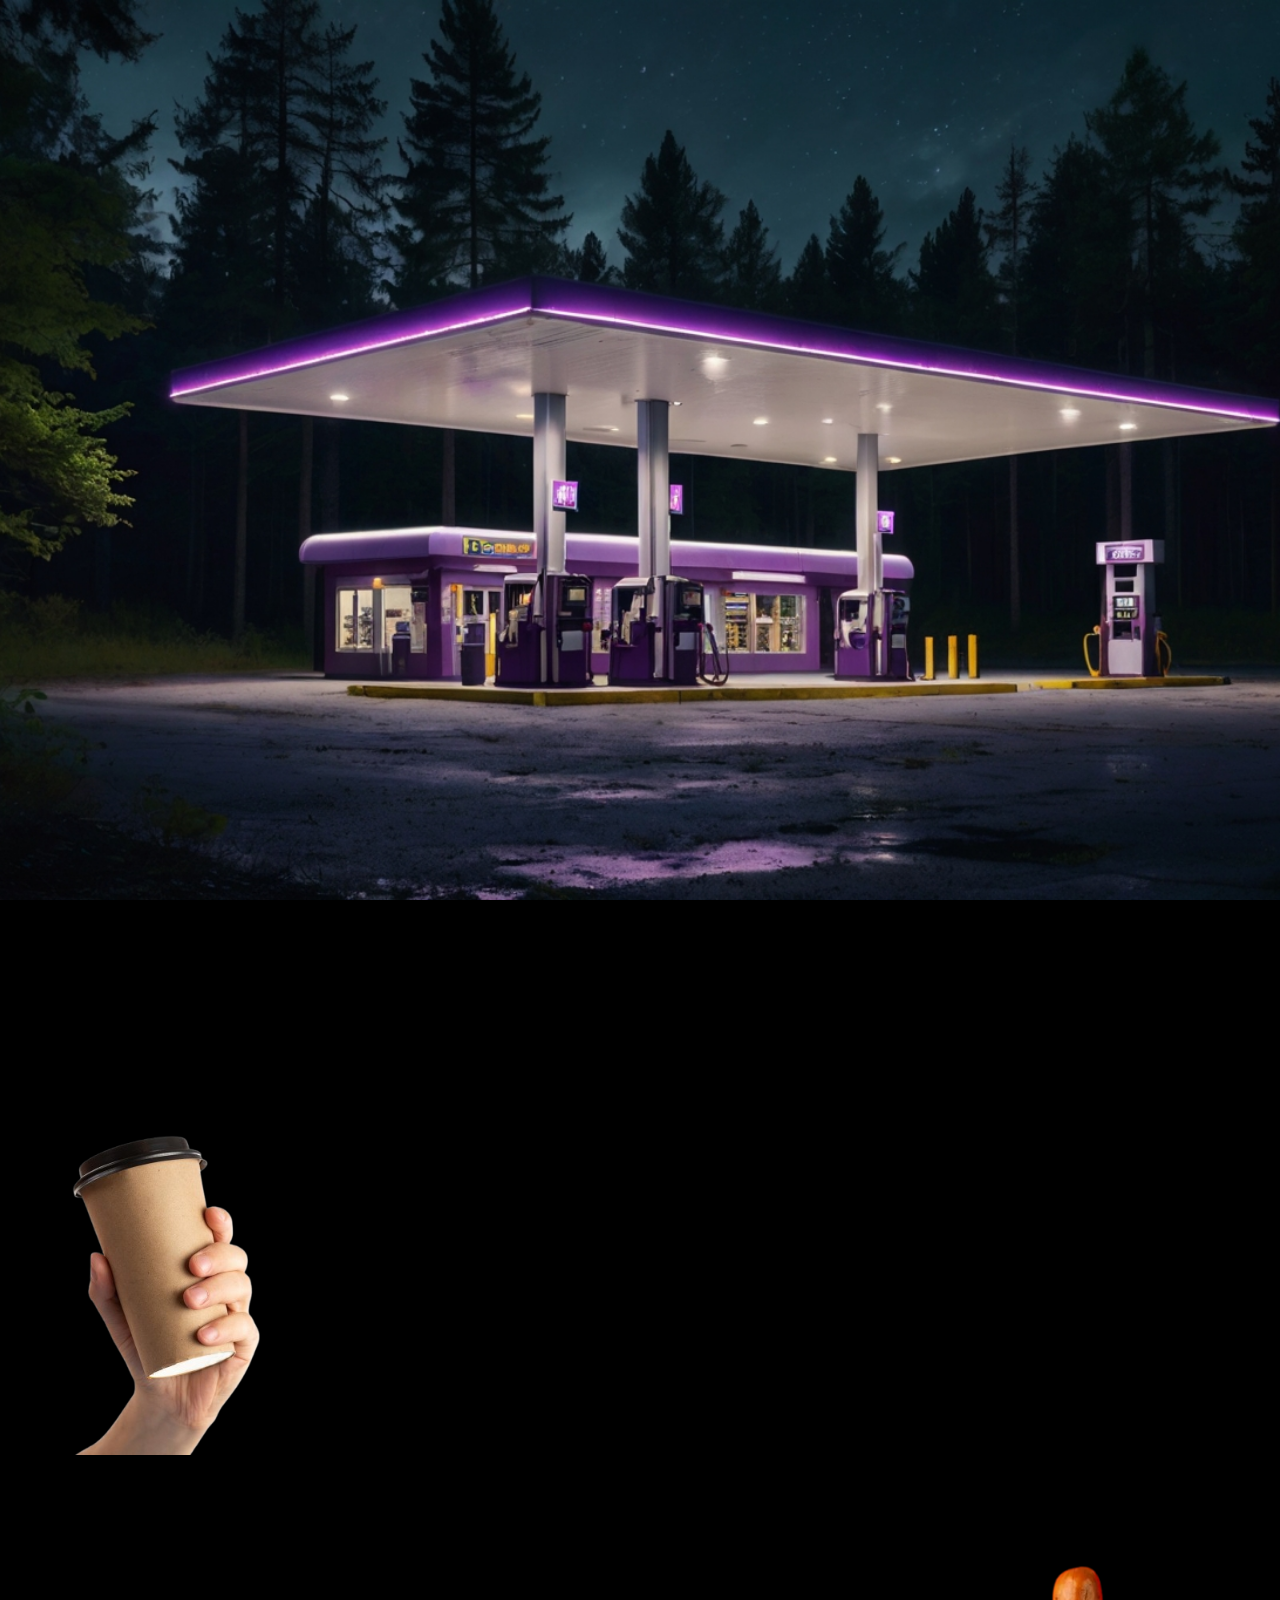
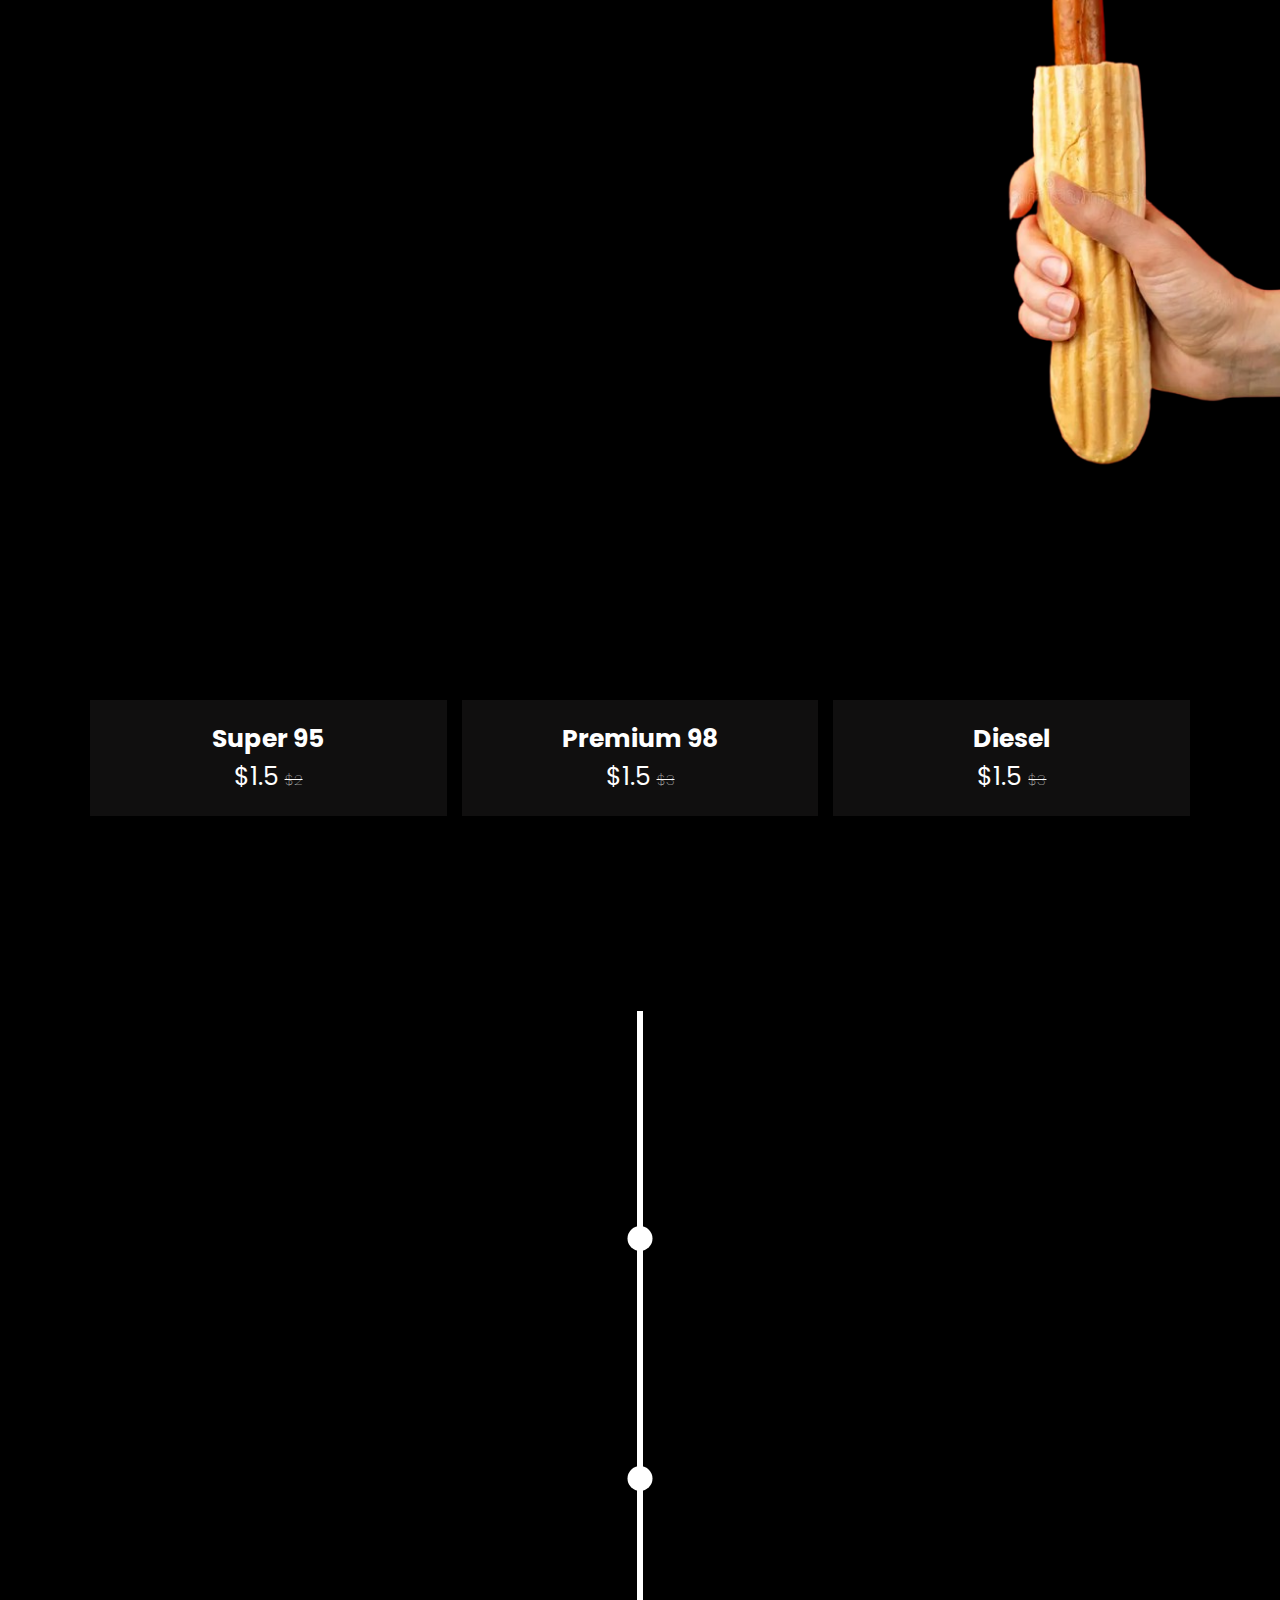
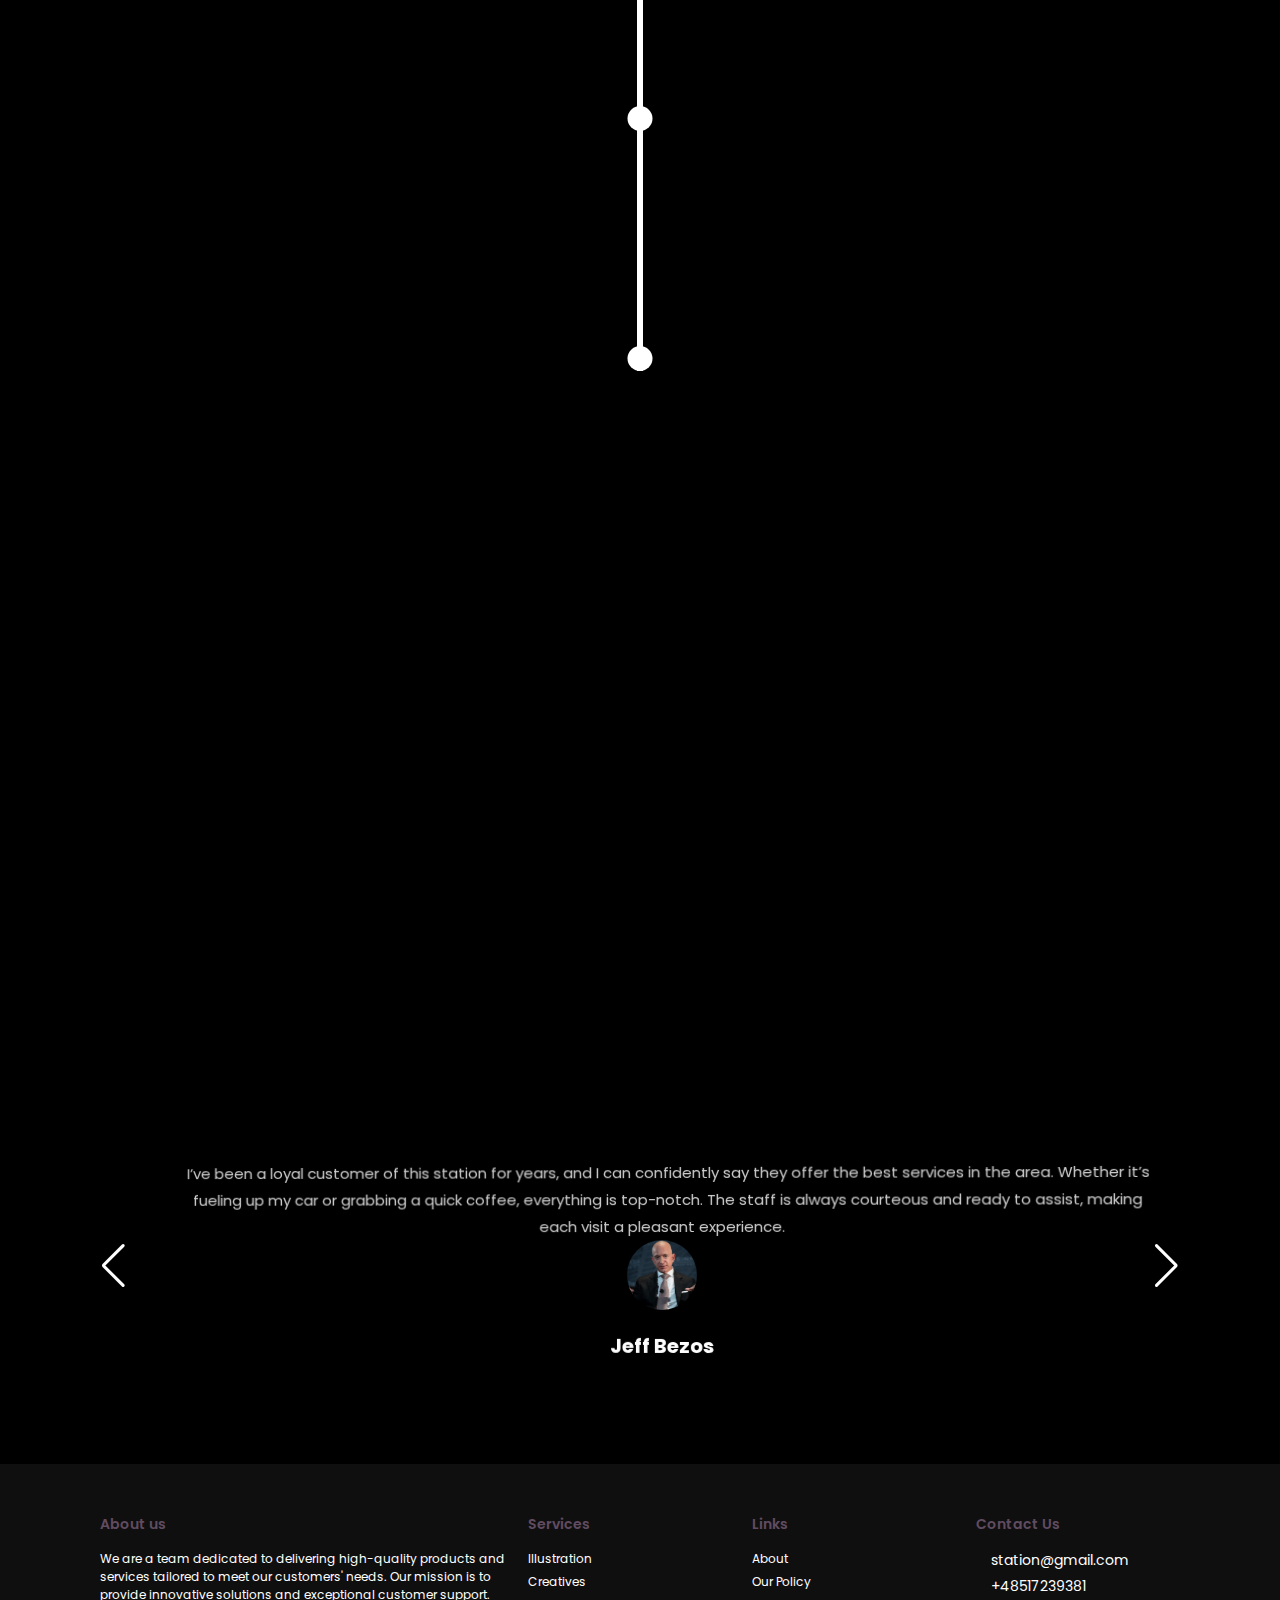
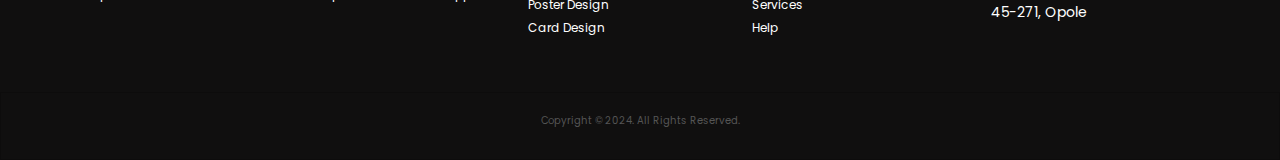
<file: index.html>
<!DOCTYPE html>

<html lang="en">

<head>
    <meta charset="UTF-8">
    <meta name="viewport" content="width=device-width, initial-scale=1.0">
    <title>Gas Station</title>
    <link rel="stylesheet" type="text/css" href="style.css">
    <link rel="stylesheet" href="https://cdn.jsdelivr.net/npm/swiper@11/swiper-bundle.min.css" />
    <link rel="stylesheet" href="https://cdnjs.cloudflare.com/ajax/libs/font-awesome/6.7.1/css/all.min.css" integrity="sha512-5Hs3dF2AEPkpNAR7UiOHba+lRSJNeM2ECkwxUIxC1Q/FLycGTbNapWXB4tP889k5T5Ju8fs4b1P5z/iB4nMfSQ==" crossorigin="anonymous" referrerpolicy="no-referrer"/>
    <script src="app.js" defer></script> 
</head>

<body>
 <header class="header">
    <a href="index.html" class="logo">Station</a>
    <nav class="navbar">
                <a href="News.html" style="--i:1;"><b>News</b></a>
                <a href="Products.html" style="--i:2;"><b>Products</b></a>
                <a href="Services.html" style="--i:3;"><b>Services</b></a>
                <a href="About.html" style="--i:4;"><b>About</b></a>
                <a href="Contact.html" style="--i:5;"><b>Contact</b></a> 
    </nav>
    <div class="icons">
      <a href="Login.html" class="btnLogin-popup"><b>Login</b></a>
        <div class="fas fa-bars" id="menu-btn"></div>
    </div> 
 </header>
 
 <section class="home" id="home">
<div class="content">
    <h3>Our fuel</h3>
    <h3>for your safety!</h3>
    <p>
        You can find everything you want at our stations!
        Go find some more information about below</p>
    <a href="#menu" class="btn" id="btn">Info</a>
</div>
 </section>

 <section class="menu" id="menu">
  <h1 class="heading"><span>Tasty</span> food</h1>
  <div class="container-coffee">
    <div class="image-coffee">
      <img src="coffee.png" alt="coffee">
    </div>
    <div class="text-box" style="text-align: right;">
      <h1>Aromatic coffee!</h1>
      <p>Start your day with the perfect cup of coffee. Our blend is specially crafted to deliver an unforgettable aroma and rich flavor, making every sip a delight.</p>
    </div>
  </div>
  <div class="container-hot-dog">
      <div class="image-hot-dog">
          <img src="hot-dog.png" alt="hot-dog">
        </div>
    <div class="text-box" style="text-align: left;">
      <h1>Delicious hot-dogs!</h1>
      <p>Whether you're on a quick break or in need of a satisfying meal, our hot dogs are a tasty option, made fresh with high-quality ingredients.</p>
    </div>
  </div>
</section>

<section class="products" id="products">
<h1 class="heading">high-quality <span>fuel</span></h1>
<div class="box-container">
  <div class="box">
        <div class="image">
        </div>
        <div class="content">
            <h3>
               Super 95
            </h3>
            <p class="hide">Super 95 fuel provides efficient combustion for smooth engine performance. Ideal for everyday vehicles to maximize mileage and minimize emissions.</p>
            <div class="price">$1.5 <span>$2</span></div>
        </div>
      </div>
    <div class="box">
        <div class="image">
        </div>
        <div class="content">
            <h3>
                Premium 98
            </h3>
            <p class="hide">Premium 98 is designed for high-performance engines, ensuring greater power output, improved efficiency, and a cleaner driving experience.</p>
            <div class="price">$1.5 <span>$3</span></div>
        </div>
      </div>
      <div class="box">
        <div class="image">
        </div>
        <p class="hide">Diesel fuel is tailored to meet the demands of modern diesel engines, offering better fuel economy and enhanced durability.</p>
        <div class="content">
            <h3>
                Diesel
            </h3>
            <div class="price">$1.5 <span>$3</span></div>
        </div>
      </div>
</div>
</section>

<section class="services" id="servic">
    <h1 class="heading">our <span>services</span></h1>
    <div>
        <ul>
          <li>
            <div>
              <h1 class="time">Washing</h1>
              <p>Our advanced car wash system ensures your vehicle shines like new. Choose from a variety of wash options to fit your needs, including exterior-only washes, complete detailing, and eco-friendly waterless options. Our high-tech equipment and professional service provide the best results in a quick and efficient manner, ensuring your car looks its best after every visit. Whether you're in a rush or looking for a thorough clean, we've got you covered.
    </p>
            </div>
          </li>
          <li>
            <div>
              <h1 class="time">Charging</h1>
              <p>Stay powered up with our fast and reliable charging stations for electric vehicles, keeping you on the move. Our charging points are equipped with the latest technology, offering rapid charge times that get you back on the road faster. Whether you're using a standard or fast-charging port, we provide convenient and accessible options for all types of electric vehicles. Take a break while your car gets charged, and continue your journey without delay. 
    </p>
            </div>
          </li>
          <li>
            <div>
              <h1 class="time">Pumping</h1>
              <p>Our high-speed pumps ensure you spend less time refueling and more time on the road. We offer a variety of fuel options, including regular, premium, and diesel, all delivered with precision and efficiency. Our stations are designed to be user-friendly, so you can easily fill up in no time. With our 24/7 availability, you can refuel whenever you need to, making your travel more convenient and seamless. Enjoy fast service and get back on the road quickly.
    </p>
            </div>
          </li>
          <li>
            <div>
              <h1 class="time">Toilets</h1>
              <p>Clean and well-maintained restrooms are available 24/7, providing a comfortable stop during your journey. Our facilities are regularly cleaned and stocked with essential items, ensuring a pleasant and hygienic experience for all visitors. Whether you're traveling for business or pleasure, you can rely on our restrooms for a quick break or a refreshing pause during your trip. We prioritize your comfort, providing safe and convenient facilities wherever you are.
    </p>
            </div>
          </li>
        </ul>
      </div>
    </section>

<section class="about" id="about">
    <h1 class="heading"><span>about </span>us</h1>
    <div class="tilt">
<div class="row"><div class="image"><img src="about.jpg" alt=""></div>
<div class="content">
    <h3>Who are we?</h3>
    <p class="sonic">At our Station, we pride ourselves on being the beating heart of Opole. Whether you're embarking on an adventure, returning home, or simply stopping by, our mission is to make every moment here memorable.</p>
    <p class="sanic">Our station is a blend of history, modernity, and community, designed to provide a seamless and welcoming experience for travelers, visitors, and locals alike.</p>
    <button class="push">Learn more</button>
 </div>
</div>
 </div>
</section>

<section class="testi">
    <h1 class="heading">customer's <span>review</span></h1>
    <div style="--swiper-navigation-color: #fff;" class="swiper mySwiper">
        <div class="parallax-bg" style="
              background-color: black;
            " data-swiper-parallax="-23%"></div>
        <div class="swiper-wrapper">
          <div class="swiper-slide">
             <div class="subtitle" data-swiper-parallax="-200"><i class="fas fa-quote-right"></i></div>
              <div class="text" data-swiper-parallax="-100">
              <p>
                I’ve been a loyal customer of this station for years, and I can confidently say they offer the best services in the area. Whether it’s fueling up my car or grabbing a quick coffee, everything is top-notch. The staff is always courteous and ready to assist, making each visit a pleasant experience.
              </p>
            <div class="subtitl" data-swiper-parallax="-200"><i class="fas fa-quote-left" style="text-align: left;"></i></div>
              <img src="jeff.png" class="user" alt="">
              <h3>Jeff Bezos</h3>
              <div class="stars">
                  <i class="fas fa-star"></i>
                  <i class="fas fa-star"></i>
                  <i class="fas fa-star"></i>
                  <i class="fas fa-star"></i>
                  <i class="fas fa-star-half-alt"></i>
              </div>
            </div>
              </div>
              <div class="swiper-slide">
              <div class="subtitle" data-swiper-parallax="-200"><i class="fas fa-quote-right"></i></div>
            <div class="text" data-swiper-parallax="-100">
              <p>
                As an electric vehicle owner, finding reliable charging stations is crucial. This station exceeded my expectations! The chargers are fast, the setup is convenient, and I appreciate the clean facilities available while I wait. Highly recommend to all EV drivers
              </p>
            </div>
            <div class="subtitl" data-swiper-parallax="-200"><i class="fas fa-quote-left" style="text-align: left;"></i></div>
              <img src="elon.jpg" class="user" alt="">
              <h3>Elon Musk</h3>
              <div class="stars">
                  <i class="fas fa-star"></i>
                  <i class="fas fa-star"></i>
                  <i class="fas fa-star"></i>
                  <i class="fas fa-star"></i>
                  <i class="fas fa-star-half-alt"></i>
              </div>
          </div>
          <div class="swiper-slide">
            <div class="subtitle" data-swiper-parallax="-200"><i class="fas fa-quote-right"></i></div>
            <div class="text" data-swiper-parallax="-100">
              <p>
                During a long trip, I stopped at this station for a quick break, and it turned out to be a highlight of my journey. The food options are surprisingly diverse, and the hot dogs are genuinely delicious. Great atmosphere and excellent service!
              </p>
            <div class="subtitl" data-swiper-parallax="-200"><i class="fas fa-quote-left" style="text-align: left;"></i></div>
              <img src="cristiano.jpg" class="user" alt="">
              <h3>Cristiano Ronaldo</h3>
              <div class="stars">
                  <i class="fas fa-star"></i>
                  <i class="fas fa-star"></i>
                  <i class="fas fa-star"></i>
                  <i class="fas fa-star"></i>
                  <i class="fas fa-star-half-alt"></i>
              </div>
            </div>
        </div>
        </div>
        <div class="swiper-button-next"></div>
        <div class="swiper-button-prev"></div>
      </div>
</section>


<section class="footer">
    <div class="container">
      <div class="col" id="company">
            <h3>About us</h3>
            <p>
              We are a team dedicated to delivering high-quality products and services tailored to meet our customers' needs. Our mission is to provide innovative solutions and exceptional customer support.
            </p>
         <div class="social">
            <a href="https://www.facebook.com/"><i class="fab fa-facebook"></i></a>
            <a href="https://www.instagram.com/"><i class="fab fa-instagram"></i></a>
            <a href="https://www.youtube.com/"><i class="fab fa-youtube"></i></a>
            <a href="https://www.linkedin.com/"><i class="fab fa-linkedin"></i></a>
            <a href="https://web.whatsapp.com/"><i class="fab fa-whatsapp"></i></a>
         </div>
        </div>
        <div class="col" id="services">
            <h3>Services</h3>
            <div class="links">
                <a href="#">Illustration</a>
                <a href="#">Creatives</a>
                <a href="#">Poster Design</a>
                <a href="#">Card Design</a>
            </div>
        </div>
        <div class="col" id="useful-links">
    <h3>Links</h3>
    <div class="links">
        <a href="#">About</a>
        <a href="#">Our Policy</a>
        <a href="#">Services</a>
        <a href="#">Help</a>
    </div>
        </div>
        <div class="col" id="contact">
    <h3>Contact Us</h3>
    <div class="contact-details">
        <i class="fa fa-envelope"></i>
        <p>station@gmail.com</p>
    </div>
    <div class="contact-details">
        <i class="fa fa-phone"></i>
        <p>+48517239381</p>
    </div>
    <div class="contact-details">
        <i class="fa fa-location"></i>
        <p>45-271, Opole</p>
        </div>
        </div>
    </div>
    </section>
<div class="copyrightText">
    <p>Copyright © 2024. All Rights Reserved.</p>
</div>

<script src="https://cdn.jsdelivr.net/npm/swiper@11/swiper-bundle.min.js"></script>
<script>
     var swiper = new Swiper(".mySwiper", {
        effect: "coverflow",
      grabCursor: true,
      centeredSlides: true,
      slidesPerView: "auto",
      coverflowEffect: {
        rotate: 100,
        stretch: 0,
        depth: 50,
        modifier: 1,
      }, parallax: true,
      speed: 1000,
      navigation: {
        nextEl: ".swiper-button-next",
        prevEl: ".swiper-button-prev",
      }, autoplay: {
        delay: (3000)
      },
        loop: true,
    });
  </script>

  <script src="vanilla-tilt.js"></script>
  <script>
	VanillaTilt.init(document.querySelector(".tilt"), {
        startX: 15,
        startY: 15,
		max: 25,
		speed: 400,
        glare:                  true,  
        "max-glare":            0.1, 
        reset:                  true,
        scale:                  1.1, 
	});
</script>

<script src="https://code.jquery.com/jquery-3.6.0.min.js"></script>
<script>
  $(document).ready(function() {
      $('#btn').on('click', function(event) {
          event.preventDefault(); 
          
          $('html, body').animate({
              scrollTop: $($.attr(this, 'href')).offset().top
          }, 1000);
      });
  });
</script>
<script>
  $(document).ready(function () {
    $(window).on('scroll', function () {
      $('.heading, .text-box, .row').each(function () {
        const topOfElement = $(this).offset().top;
        const bottomOfWindow = $(window).scrollTop() + $(window).height();
        if (bottomOfWindow > topOfElement + 50) {
          $(this).addClass('visible');
        }
      });
    });
  });
</script>
<script>
  $(document).ready(function(){
    $(".push").click(function(){
      $(".sonic").load("test.txt");
      $(".sanic").load("test2.txt");
      $.ajax({
  url: "main.jpg",
  success: function() {
    $(".image img").attr("src", "main.jpg");
  }
});
    });
  });
  </script>
</body>
</html>
</file>
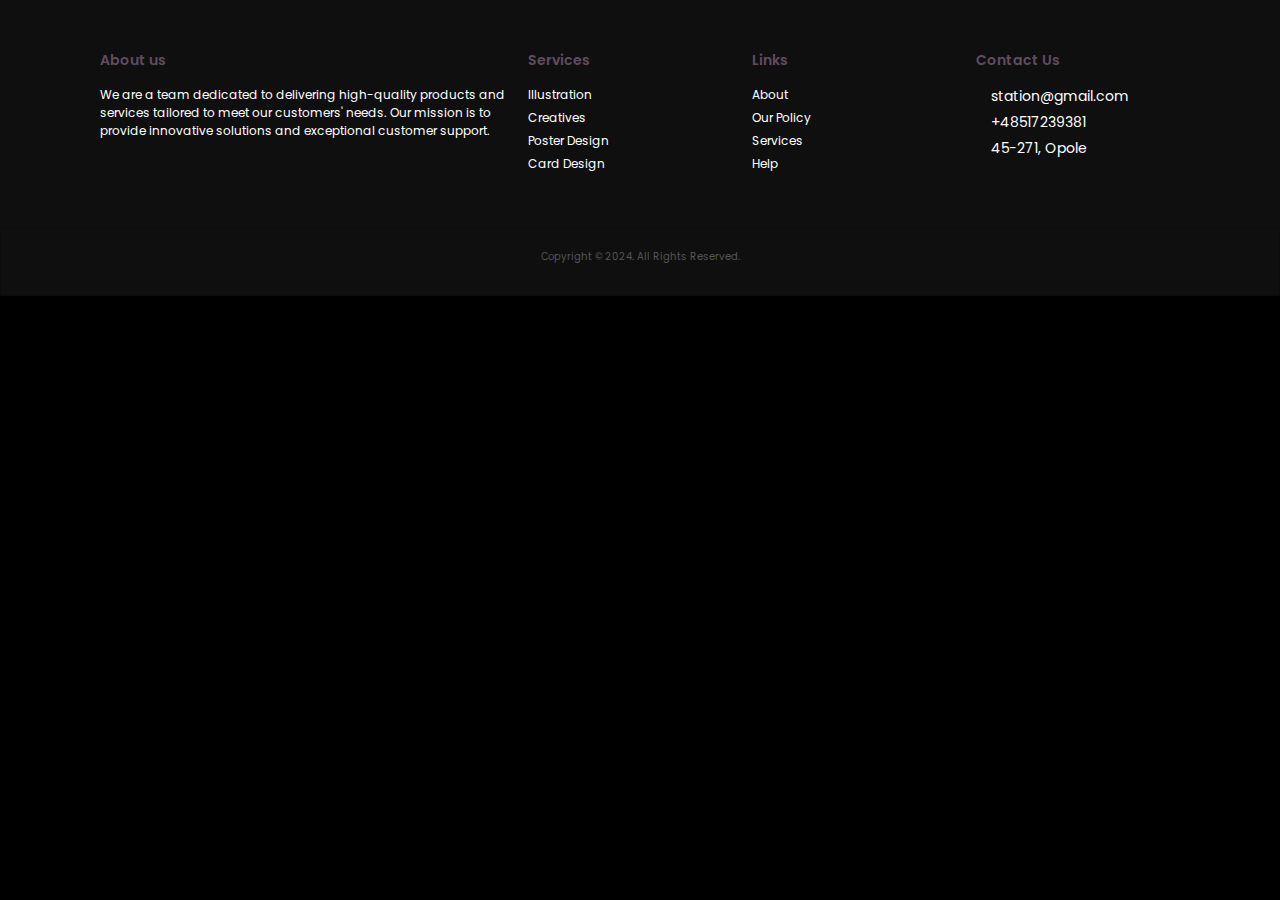
<file: About.html>
<!DOCTYPE html>

<html lang="en">

<head>
    <meta charset="UTF-8">
    <meta name="viewport" content="width=device-width, initial-scale=1.0">
    <title>Gas Station</title>
    <link rel="stylesheet" type="text/css" href="styleAbout.css">
    <link rel="stylesheet" href="https://cdnjs.cloudflare.com/ajax/libs/font-awesome/6.7.1/css/all.min.css" integrity="sha512-5Hs3dF2AEPkpNAR7UiOHba+lRSJNeM2ECkwxUIxC1Q/FLycGTbNapWXB4tP889k5T5Ju8fs4b1P5z/iB4nMfSQ==" crossorigin="anonymous" referrerpolicy="no-referrer"/>
    <script src="app.js" defer></script> 
</head>

<body>
 <header class="header">
    <a href="index.html" class="logo">Station</a>
    <nav class="navbar">
        <a href="News.html" style="--i:1;"><b>News</b></a>
                <a href="Products.html" style="--i:2;"><b>Products</b></a>
                <a href="Services.html" style="--i:3;"><b>Services</b></a>
                <a href="About.html" style="--i:4;"><b>About</b></a>
                <a href="Contact.html" style="--i:5;"><b>Contact</b></a> 
    </nav>
    <div class="icons">
        <a href="Login.html" class="btnLogin-popup"><b>Login</b></a>
        <div class="fas fa-bars" id="menu-btn"></div>
    </div> 
 </header>
<section class="footer">
    <div class="container">
      <div class="col" id="company">
            <h3>About us</h3>
            <p>
              We are a team dedicated to delivering high-quality products and services tailored to meet our customers' needs. Our mission is to provide innovative solutions and exceptional customer support.
            </p>
         <div class="social">
            <a href="https://www.facebook.com/"><i class="fab fa-facebook"></i></a>
            <a href="https://www.instagram.com/"><i class="fab fa-instagram"></i></a>
            <a href="https://www.youtube.com/"><i class="fab fa-youtube"></i></a>
            <a href="https://www.linkedin.com/"><i class="fab fa-linkedin"></i></a>
            <a href="https://web.whatsapp.com/"><i class="fab fa-whatsapp"></i></a>
         </div>
        </div>
        <div class="col" id="services">
            <h3>Services</h3>
            <div class="links">
                <a href="#">Illustration</a>
                <a href="#">Creatives</a>
                <a href="#">Poster Design</a>
                <a href="#">Card Design</a>
            </div>
        </div>
        <div class="col" id="useful-links">
    <h3>Links</h3>
    <div class="links">
        <a href="#">About</a>
        <a href="#">Our Policy</a>
        <a href="#">Services</a>
        <a href="#">Help</a>
    </div>
        </div>
        <div class="col" id="contact">
    <h3>Contact Us</h3>
    <div class="contact-details">
        <i class="fa fa-envelope"></i>
        <p>station@gmail.com</p>
    </div>  
    <div class="contact-details">
        <i class="fa fa-phone"></i>
        <p>+48517239381</p>
    </div>
    <div class="contact-details">
        <i class="fa fa-location"></i>
        <p>45-271, Opole</p>
        </div>
        </div>
    </div>
    </section>
<div class="copyrightText">
    <p>Copyright © 2024. All Rights Reserved.</p>
</div>

<script src="https://code.jquery.com/jquery-3.6.0.min.js"></script>
</body>
</html>
</file>
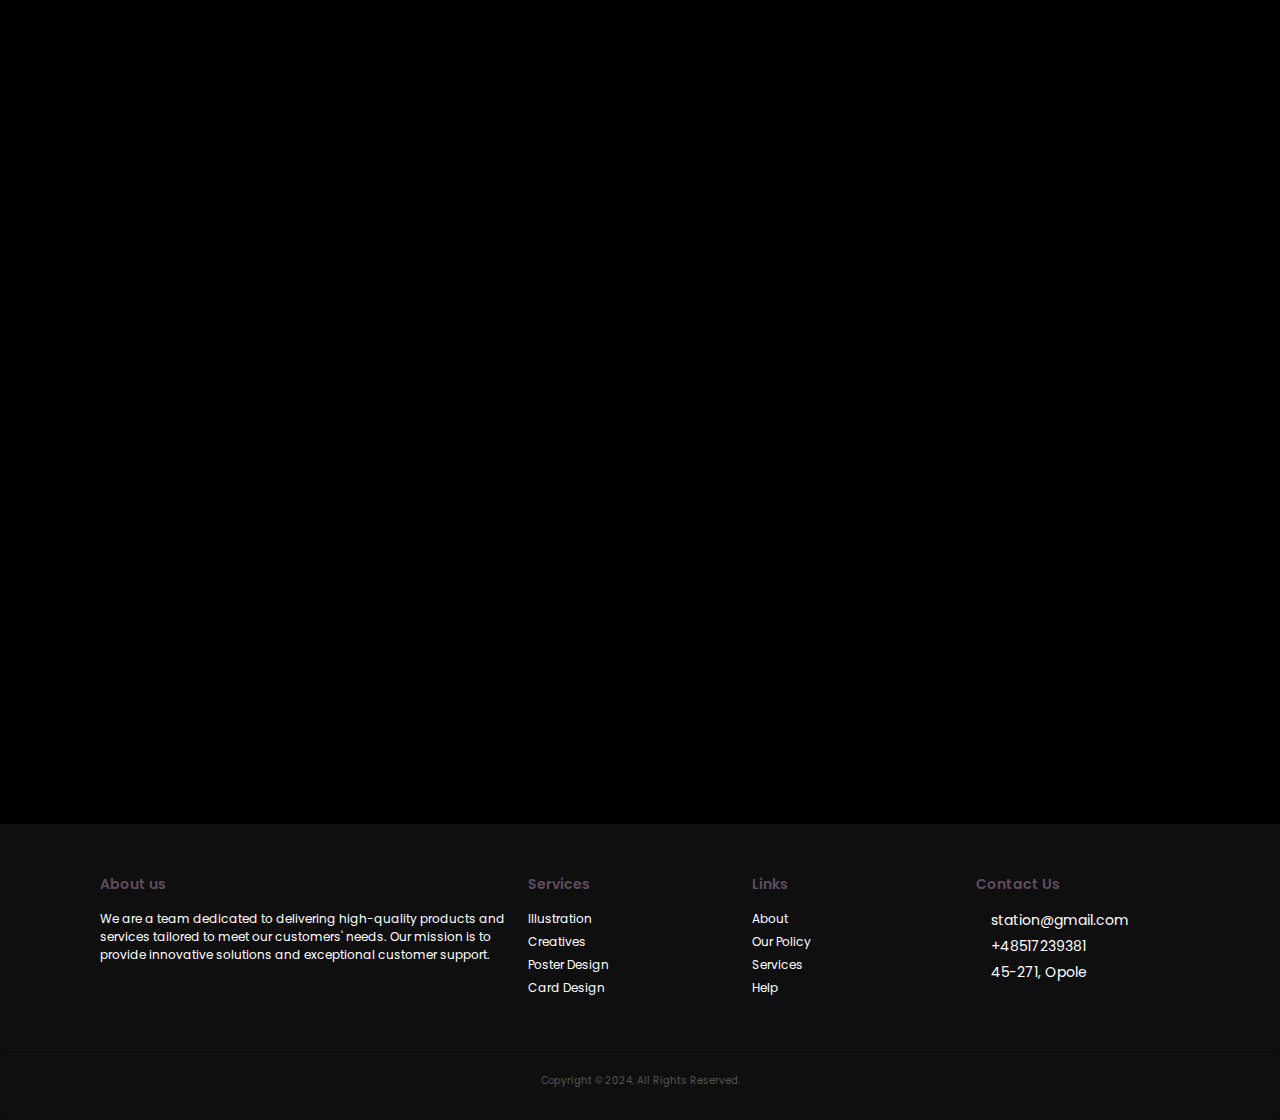
<file: Contact.html>
<!DOCTYPE html>
<html lang="en">
<head>
    <meta charset="UTF-8">
    <meta name="viewport" content="width=device-width, initial-scale=1.0">
    <title>Contact us!</title>
    <link rel="stylesheet" type="text/css" href="styleContact.css">
<script src="app.js" defer></script> 
    <link rel="stylesheet" href="https://cdnjs.cloudflare.com/ajax/libs/font-awesome/6.7.1/css/all.min.css" integrity="sha512-5Hs3dF2AEPkpNAR7UiOHba+lRSJNeM2ECkwxUIxC1Q/FLycGTbNapWXB4tP889k5T5Ju8fs4b1P5z/iB4nMfSQ==" crossorigin="anonymous" referrerpolicy="no-referrer"/>
</head>
<body>
 <header class="header">
    <a href="index.html" class="logo">Station</a>
    <nav class="navbar">
        <a href="News.html" style="--i:1;"><b>News</b></a>
                <a href="Products.html" style="--i:2;"><b>Products</b></a>
                <a href="Services.html" style="--i:3;"><b>Services</b></a>
                <a href="About.html" style="--i:4;"><b>About</b></a>
                <a href="Contact.html" style="--i:5; "><b class="activ">Contact</b></a> 
    </nav>
    <div class="icons">
        <a href="Login.html" class="btnLogin-popup"><b>Login</b></a>
        <div class="fas fa-bars" id="menu-btn"></div>
    </div> 
 </header>
 <section class="contact">
  <div class="contact-form">
      <h1>Contact <span>Us!</span></h1>
      <p>Also you can contact us via email: station@gmail.com</p>
      <form id="contactForm">
        <input name="name" placeholder="Your Name" required>
        <input name="email" type="email" placeholder="E-mail" required>
        <input name="subject" placeholder="Write a Subject" required>
        <textarea name="message" cols="30" rows="10" placeholder="Your Message" required></textarea>
        <input type="submit" value="Submit" class="btn">
    </form>
  </div>
</section>

<section class="footer">
    <div class="container">
      <div class="col" id="company">
            <h3>About us</h3>
            <p>
                We are a team dedicated to delivering high-quality products and services tailored to meet our customers' needs. Our mission is to provide innovative solutions and exceptional customer support.
            </p>
         <div class="social">
            <a href="https://www.facebook.com/"><i class="fab fa-facebook"></i></a>
            <a href="https://www.instagram.com/"><i class="fab fa-instagram"></i></a>
            <a href="https://www.youtube.com/"><i class="fab fa-youtube"></i></a>
            <a href="https://www.linkedin.com/"><i class="fab fa-linkedin"></i></a>
            <a href="https://web.whatsapp.com/"><i class="fab fa-whatsapp"></i></a>
         </div>
        </div>
        <div class="col" id="services">
            <h3>Services</h3>
            <div class="links">
                <a href="#">Illustration</a>
                <a href="#">Creatives</a>
                <a href="#">Poster Design</a>
                <a href="#">Card Design</a>
            </div>
        </div>
        <div class="col" id="useful-links">
    <h3>Links</h3>
    <div class="links">
        <a href="#">About</a>
        <a href="#">Our Policy</a>
        <a href="#">Services</a>
        <a href="#">Help</a>
    </div>
        </div>
        <div class="col" id="contact">
    <h3>Contact Us</h3>
    <div class="contact-details">
        <i class="fa fa-envelope"></i>
        <p>station@gmail.com</p>
    </div>
    <div class="contact-details">
        <i class="fa fa-phone"></i>
        <p>+48517239381</p>
    </div>
    <div class="contact-details">
        <i class="fa fa-location"></i>
        <p>45-271, Opole</p>
        </div>
        </div>
    </div>
    </section>
<div class="copyrightText">
    <p>Copyright © 2024. All Rights Reserved.</p>
</div>
</body>
</html>
</file>
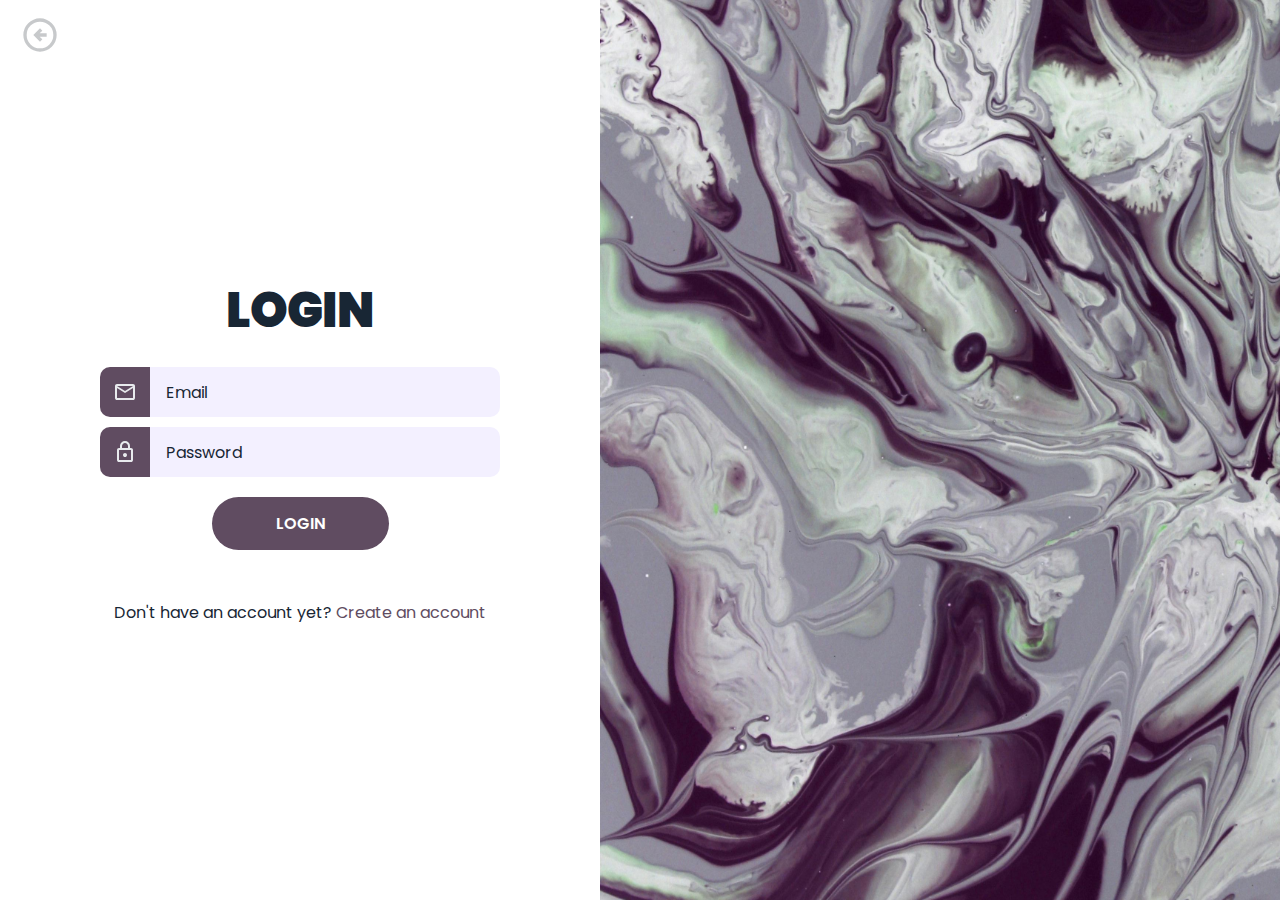
<file: Login.html>
<!DOCTYPE html>
<html lang="en">
<head>
    <meta charset="UTF-8">
    <meta name="viewport" content="width=device-width, initial-scale=1.0">
    <title>Login</title>
    <link rel="stylesheet" href="styleRegister.css">
    <script src="validation.js" defer></script>
</head>
<body>
    <div class="wrapper">
        <a href="index.html" class="back-btn">
            <div>
                <svg xmlns="http://www.w3.org/2000/svg" height="40px" viewBox="0 -960 960 960" width="40px"><path d="m480-320 56-56-64-64h168v-80H472l64-64-56-56-160 160 160 160Zm0 240q-83 0-156-31.5T197-197q-54-54-85.5-127T80-480q0-83 31.5-156T197-763q54-54 127-85.5T480-880q83 0 156 31.5T763-763q54 54 85.5 127T880-480q0 83-31.5 156T763-197q-54 54-127 85.5T480-80Zm0-80q134 0 227-93t93-227q0-134-93-227t-227-93q-134 0-227 93t-93 227q0 134 93 227t227 93Zm0-320Z"/></svg>
            </div> 
            </a>
        <h1>Login</h1>
        <p id="error-message"></p>
        <form id="form">
            <div>
                <label for="email-input">
                    <svg xmlns="http://www.w3.org/2000/svg" height="24px" viewBox="0 -960 960 960" width="24px" fill="#e8eaed"><path d="M160-160q-33 0-56.5-23.5T80-240v-480q0-33 23.5-56.5T160-800h640q33 0 56.5 23.5T880-720v480q0 33-23.5 56.5T800-160H160Zm320-280L160-640v400h640v-400L480-440Zm0-80 320-200H160l320 200ZM160-640v-80 480-400Z"/></svg>
                </label>
                <input type="email" name="email" id="email-input" placeholder="Email">
            </div>
            <div>
                <label for="password-input">
                    <svg xmlns="http://www.w3.org/2000/svg" height="24px" viewBox="0 -960 960 960" width="24px" fill="#e8eaed"><path d="M240-80q-33 0-56.5-23.5T160-160v-400q0-33 23.5-56.5T240-640h40v-80q0-83 58.5-141.5T480-920q83 0 141.5 58.5T680-720v80h40q33 0 56.5 23.5T800-560v400q0 33-23.5 56.5T720-80H240Zm0-80h480v-400H240v400Zm240-120q33 0 56.5-23.5T560-360q0-33-23.5-56.5T480-440q-33 0-56.5 23.5T400-360q0 33 23.5 56.5T480-280ZM360-640h240v-80q0-50-35-85t-85-35q-50 0-85 35t-35 85v80ZM240-160v-400 400Z"/></svg>
                </label>
                <input type="password" name="password" id="password-input" placeholder="Password">
            </div>
            <button type="submit">Login</button>
        </form>
        <p>Don't have an account yet? <a href="Registration.html">Create an account</a></p>
    </div>
</body>
</html>
</file>
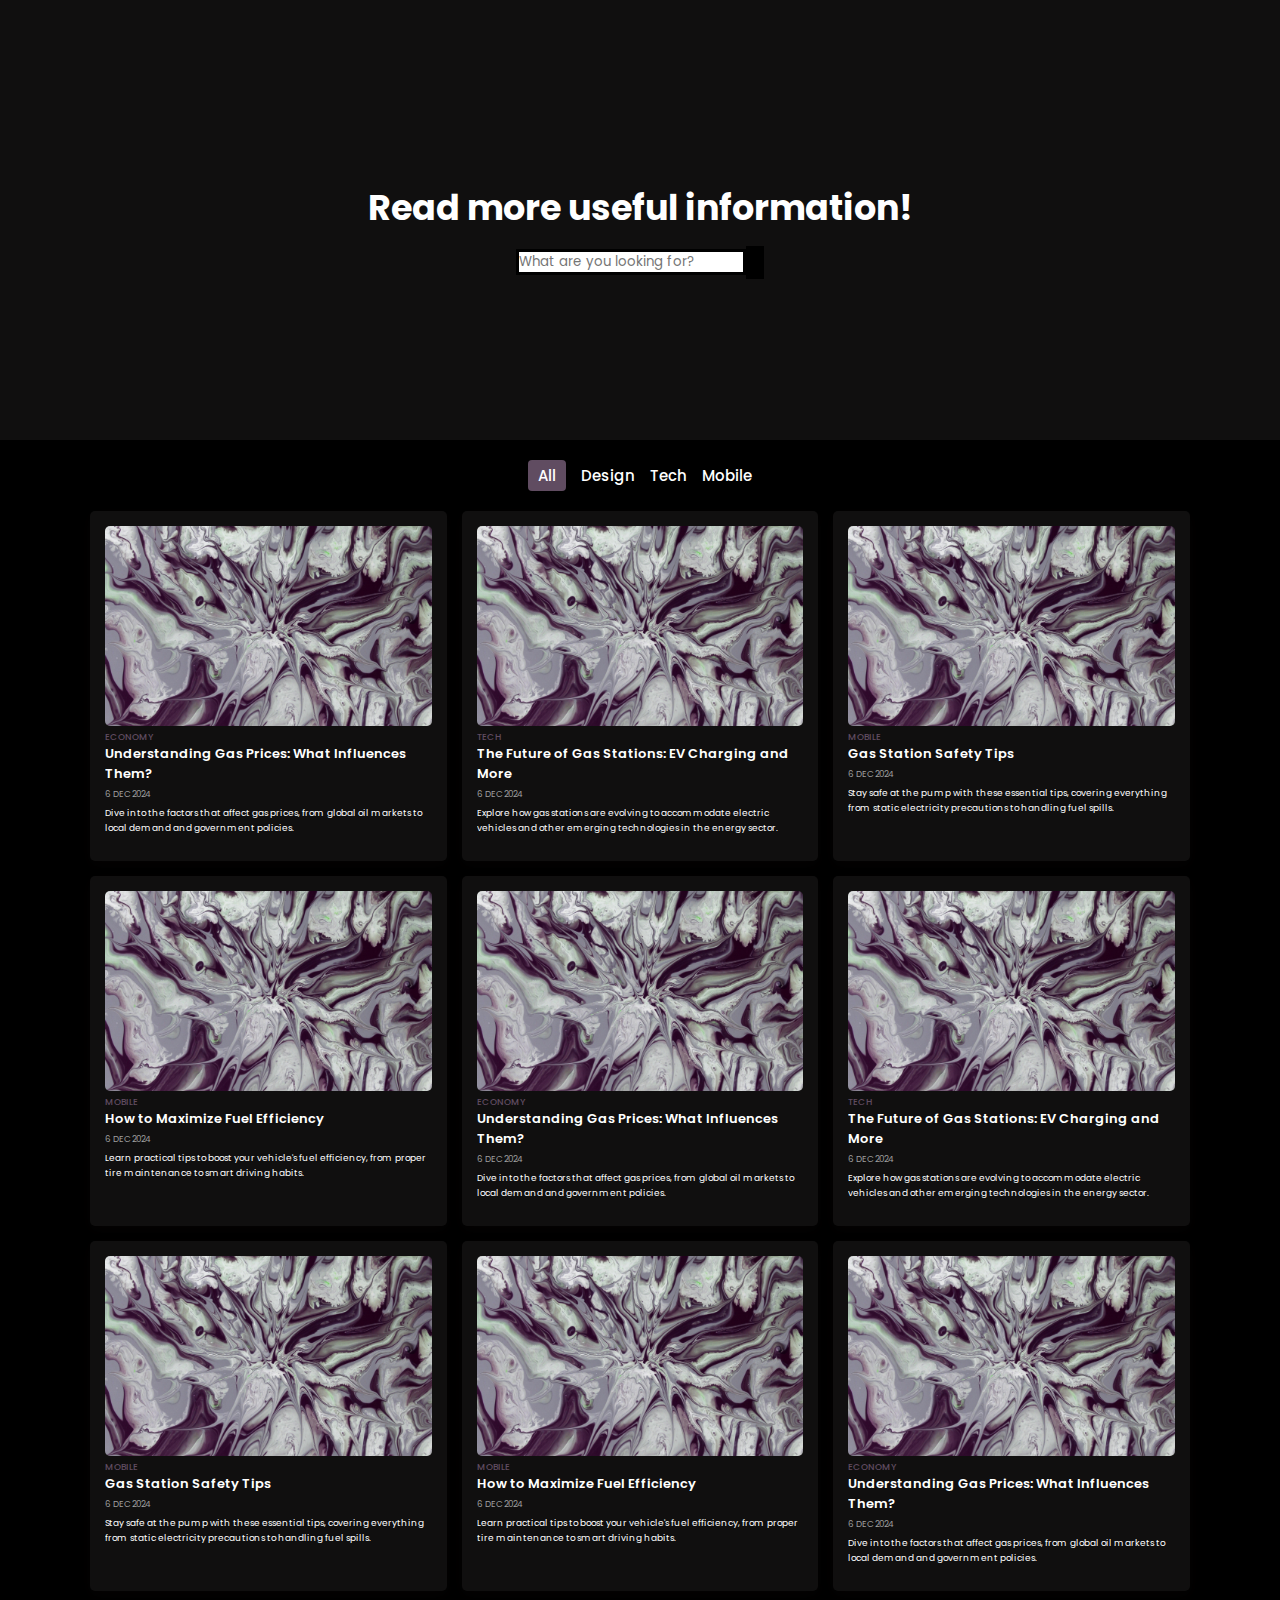
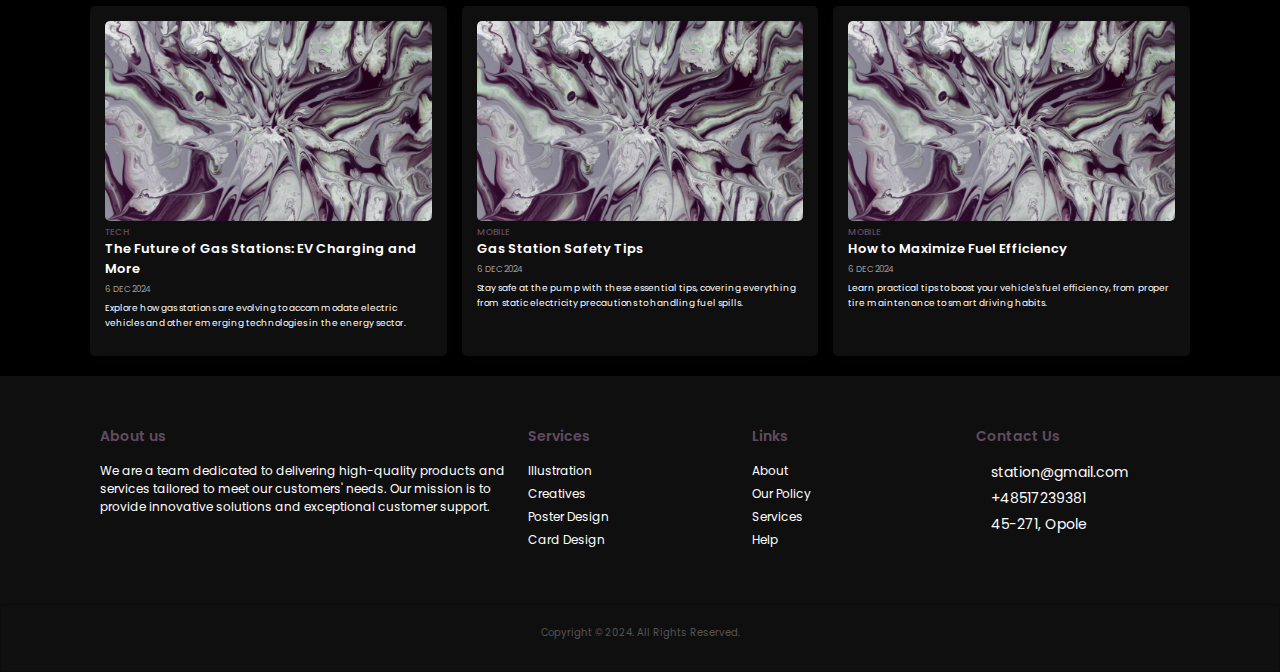
<file: News.html>
<!DOCTYPE html>
<html lang="en">
<head>
    <meta charset="UTF-8">
    <meta name="viewport" content="width=device-width, initial-scale=1.0">
    <title>News</title>
    <link rel="stylesheet" type="text/css" href="styleNews.css">
<script src="app.js" defer></script> 
    <link rel="stylesheet" href="https://cdnjs.cloudflare.com/ajax/libs/font-awesome/6.7.1/css/all.min.css" integrity="sha512-5Hs3dF2AEPkpNAR7UiOHba+lRSJNeM2ECkwxUIxC1Q/FLycGTbNapWXB4tP889k5T5Ju8fs4b1P5z/iB4nMfSQ==" crossorigin="anonymous" referrerpolicy="no-referrer"/>
</head>
<body>
 <header class="header">
    <a href="index.html" class="logo">Station</a>
    <nav class="navbar">
        <a href="News.html" style="--i:1;"><b class="activ">News</b></a>
                <a href="Products.html" style="--i:2;"><b>Products</b></a>
                <a href="Services.html" style="--i:3;"><b>Services</b></a>
                <a href="About.html" style="--i:4;"><b>About</b></a>
                <a href="Contact.html" style="--i:5;"><b>Contact</b></a> 
    </nav>
    <div class="icons">
      <a href="Login.html" class="btnLogin-popup"><b>Login</b></a>
        <div class="fas fa-bars" id="menu-btn"></div>
    </div> 
 </header>
  <section class="home" id="home">
    <div class="home-text container">
      <h2 class="home-title">Read more useful information!</h2>
        <input type="search" id="search-box" placeholder="What are you looking for?">
        <label for="search-box" class="fas fa-search"></label>
    </div>
  </section>
  <div class="post-filter container">
    <span class="filter-item active-filter" data-filter="all">All</span>
     <span class="filter-item" data-filter="design">Design</span>
     <span class="filter-item" data-filter="tech">Tech</span>
     <span class="filter-item" data-filter="mobile">Mobile</span>
    </div>
    <section class="post container">
      <div class="post-box">
        <img src="pexels-diva-29523834.jpg" alt="" class="post-img">
<h2 class="category">Economy</h2>
<a href="post-page.html" class="post-title">
  Understanding Gas Prices: What Influences Them?
</a>
<span class="post-date">
  6 Dec 2024
</span>
<p class="post-decription"> Dive into the factors that affect gas prices, from global oil markets to local demand and government policies.</p>
</div>
<div class="post-box tech">
  <img src="pexels-diva-29523834.jpg" alt="" class="post-img">
<h2 class="category">Tech</h2>
<a href="post-page.html" class="post-title">
  The Future of Gas Stations: EV Charging and More
</a>
<span class="post-date">
  6 Dec 2024
</span>
<p class="post-decription">  Explore how gas stations are evolving to accommodate electric vehicles and other emerging technologies in the energy sector.</p>
</div>
<div class="post-box">
  <img src="pexels-diva-29523834.jpg" alt="" class="post-img">
<h2 class="category">Mobile</h2>
<a href="post-page.html" class="post-title">
  Gas Station Safety Tips 
</a>
<span class="post-date">
  6 Dec 2024
</span>
<p class="post-decription">  Stay safe at the pump with these essential tips, covering everything from static electricity precautions to handling fuel spills.</p>
</div>
<div class="post-box">
  <img src="pexels-diva-29523834.jpg" alt="" class="post-img">
<h2 class="category">Mobile</h2>
<a href="post-page.html" class="post-title">
  How to Maximize Fuel Efficiency
</a>
<span class="post-date">
  6 Dec 2024
</span>
<p class="post-decription"> Learn practical tips to boost your vehicle's fuel efficiency, from proper tire maintenance to smart driving habits.</p>
</div>

<div class="post-box">
  <img src="pexels-diva-29523834.jpg" alt="" class="post-img">
<h2 class="category">Economy</h2>
<a href="post-page.html" class="post-title">
Understanding Gas Prices: What Influences Them?
</a>
<span class="post-date">
6 Dec 2024
</span>
<p class="post-decription"> Dive into the factors that affect gas prices, from global oil markets to local demand and government policies.</p>
</div>
<div class="post-box tech">
<img src="pexels-diva-29523834.jpg" alt="" class="post-img">
<h2 class="category">Tech</h2>
<a href="post-page.html" class="post-title">
The Future of Gas Stations: EV Charging and More
</a>
<span class="post-date">
6 Dec 2024
</span>
<p class="post-decription">  Explore how gas stations are evolving to accommodate electric vehicles and other emerging technologies in the energy sector.</p>
</div>
<div class="post-box">
<img src="pexels-diva-29523834.jpg" alt="" class="post-img">
<h2 class="category">Mobile</h2>
<a href="post-page.html" class="post-title">
Gas Station Safety Tips 
</a>
<span class="post-date">
6 Dec 2024
</span>
<p class="post-decription">  Stay safe at the pump with these essential tips, covering everything from static electricity precautions to handling fuel spills.</p>
</div>
<div class="post-box">
<img src="pexels-diva-29523834.jpg" alt="" class="post-img">
<h2 class="category">Mobile</h2>
<a href="post-page.html" class="post-title">
How to Maximize Fuel Efficiency
</a>
<span class="post-date">
6 Dec 2024
</span>
<p class="post-decription"> Learn practical tips to boost your vehicle's fuel efficiency, from proper tire maintenance to smart driving habits.</p>
</div>

<div class="post-box">
  <img src="pexels-diva-29523834.jpg" alt="" class="post-img">
<h2 class="category">Economy</h2>
<a href="post-page.html" class="post-title">
Understanding Gas Prices: What Influences Them?
</a>
<span class="post-date">
6 Dec 2024
</span>
<p class="post-decription"> Dive into the factors that affect gas prices, from global oil markets to local demand and government policies.</p>
</div>
<div class="post-box tech">
<img src="pexels-diva-29523834.jpg" alt="" class="post-img">
<h2 class="category">Tech</h2>
<a href="post-page.html" class="post-title">
The Future of Gas Stations: EV Charging and More
</a>
<span class="post-date">
6 Dec 2024
</span>
<p class="post-decription">  Explore how gas stations are evolving to accommodate electric vehicles and other emerging technologies in the energy sector.</p>
</div>
<div class="post-box">
<img src="pexels-diva-29523834.jpg" alt="" class="post-img">
<h2 class="category">Mobile</h2>
<a href="post-page.html" class="post-title">
Gas Station Safety Tips 
</a>
<span class="post-date">
6 Dec 2024
</span>
<p class="post-decription">  Stay safe at the pump with these essential tips, covering everything from static electricity precautions to handling fuel spills.</p>
</div>
<div class="post-box">
<img src="pexels-diva-29523834.jpg" alt="" class="post-img">
<h2 class="category">Mobile</h2>
<a href="post-page.html" class="post-title">
How to Maximize Fuel Efficiency
</a>
<span class="post-date">
6 Dec 2024
</span>
<p class="post-decription"> Learn practical tips to boost your vehicle's fuel efficiency, from proper tire maintenance to smart driving habits.</p>
</div>
    </section>

    <section class="footer">
      <div class="container">
        <div class="col" id="company">
              <h3>About us</h3>
              <p>
                We are a team dedicated to delivering high-quality products and services tailored to meet our customers' needs. Our mission is to provide innovative solutions and exceptional customer support.
              </p>
           <div class="social">
              <a href="https://www.facebook.com/"><i class="fab fa-facebook"></i></a>
              <a href="https://www.instagram.com/"><i class="fab fa-instagram"></i></a>
              <a href="https://www.youtube.com/"><i class="fab fa-youtube"></i></a>
              <a href="https://www.linkedin.com/"><i class="fab fa-linkedin"></i></a>
              <a href="https://web.whatsapp.com/"><i class="fab fa-whatsapp"></i></a>
           </div>
          </div>
          <div class="col" id="services">
              <h3>Services</h3>
              <div class="links">
                  <a href="#">Illustration</a>
                  <a href="#">Creatives</a>
                  <a href="#">Poster Design</a>
                  <a href="#">Card Design</a>
              </div>
          </div>
          <div class="col" id="useful-links">
      <h3>Links</h3>
      <div class="links">
          <a href="#">About</a>
          <a href="#">Our Policy</a>
          <a href="#">Services</a>
          <a href="#">Help</a>
      </div>
          </div>
          <div class="col" id="contact">
      <h3>Contact Us</h3>
      <div class="contact-details">
          <i class="fa fa-envelope"></i>
          <p>station@gmail.com</p>
      </div>
      <div class="contact-details">
          <i class="fa fa-phone"></i>
          <p>+48517239381</p>
      </div>
      <div class="contact-details">
          <i class="fa fa-location"></i>
          <p>45-271, Opole</p>
        </div>
      </div>
  </div>
      </section>
  <div class="copyrightText">
      <p>Copyright © 2024. All Rights Reserved.</p>
  </div>
<script src="https://code.jquery.com/jquery-3.6.0.min.js"></script>
<script>
 $(document).ready(function () {
  $(".filter-item").click(function () {
    const value = $(this).attr("data-filter");
    if(value == "all") {
      $(".post-box").show("1000");
    } else{
      $(".post-box").not("." + value).hide("1000");
      $(".post-box").filter('.'+value).show("1000");
    }
  });
  $(".filter-item").click(function () {
    $(this).addClass("active-filter").siblings().removeClass("active-filter");
  });
});
</script>
</body>
</html>
</file>
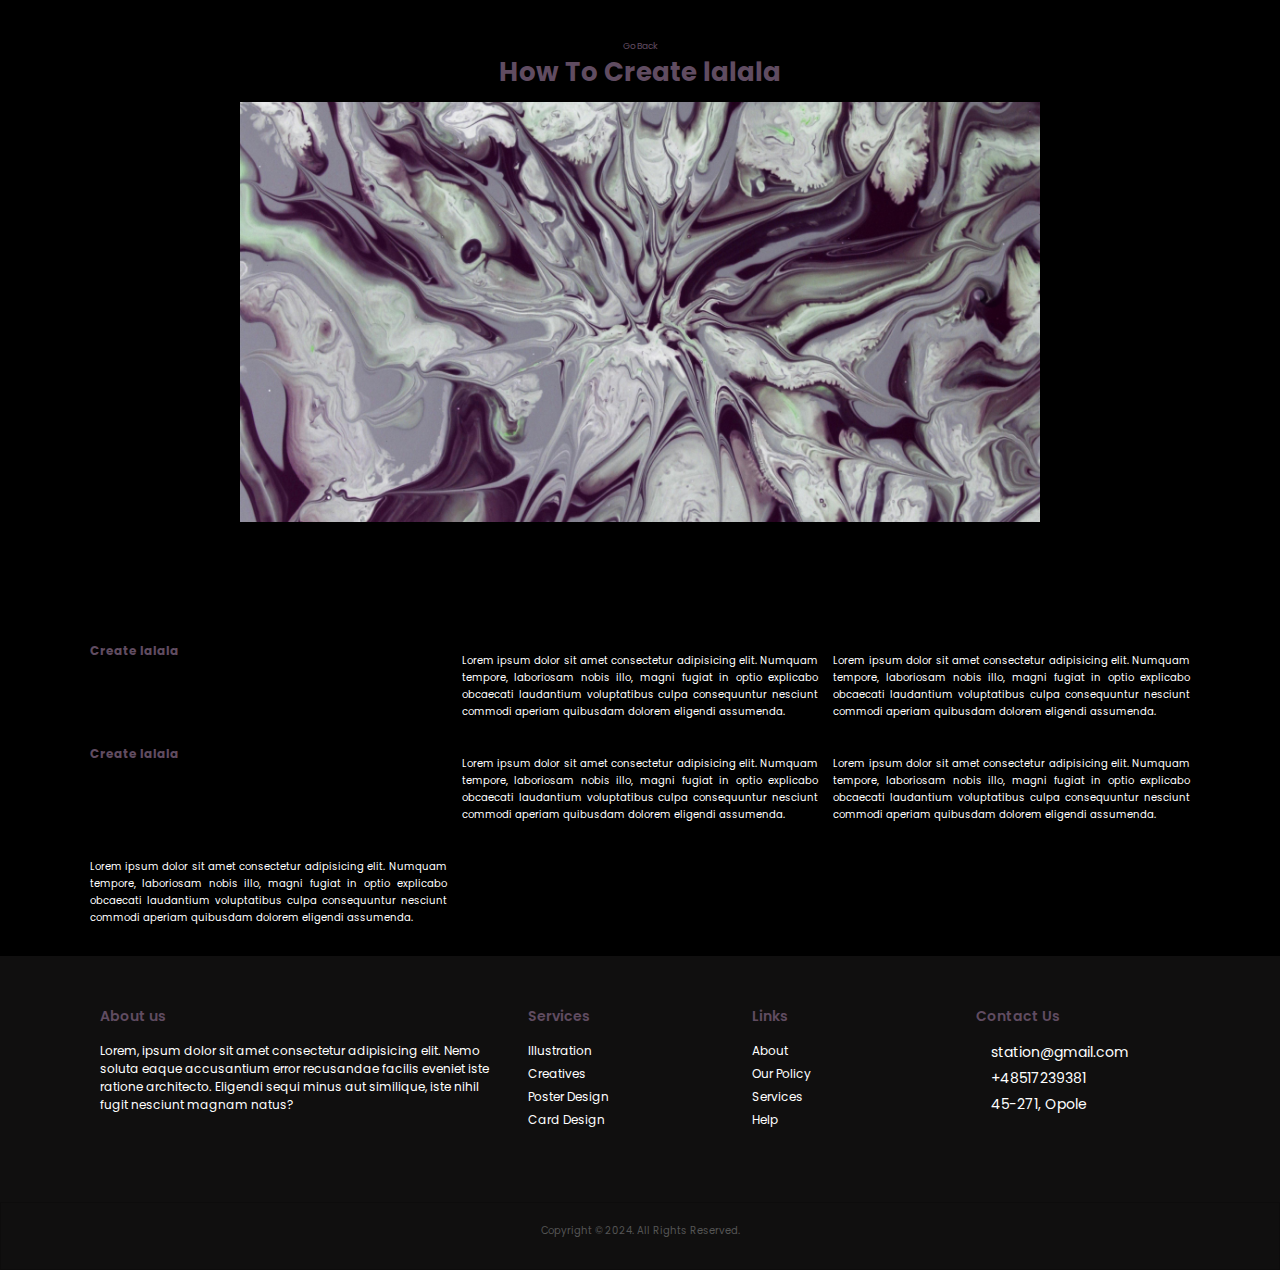
<file: post-page.html>
<!DOCTYPE html>

<html lang="en">

<head>
    <meta charset="UTF-8">
    <meta name="viewport" content="width=device-width, initial-scale=1.0">
    <title>Gas Station</title>
    <link rel="stylesheet" type="text/css" href="styleNews.css">
<script src="app.js" defer></script> 
    <link rel="stylesheet" href="https://cdnjs.cloudflare.com/ajax/libs/font-awesome/6.7.1/css/all.min.css" integrity="sha512-5Hs3dF2AEPkpNAR7UiOHba+lRSJNeM2ECkwxUIxC1Q/FLycGTbNapWXB4tP889k5T5Ju8fs4b1P5z/iB4nMfSQ==" crossorigin="anonymous" referrerpolicy="no-referrer"/>
</head>
<body>
    <header class="header">
        <a href="index.html" class="logo">Station</a>
        <nav class="navbar">
            <a href="News.html" style="--i:1;"><b>News</b></a>
                    <a href="Products.html" style="--i:2;"><b>Products</b></a>
                    <a href="Services.html" style="--i:3;"><b>Services</b></a>
                    <a href="About.html" style="--i:4;"><b>About</b></a>
                    <a href="Contact.html" style="--i:5;"><b>Contact</b></a> 
        </nav>
        <div class="icons">
          <a href="Login.html" class="btnLogin-popup"><b>Login</b></a>
            <div class="fas fa-bars" id="menu-btn"></div>
        </div> 
 </header>
 <div class="post-header">
    <div class="header-content post-container">
        <a href="News.html" class="back-home">Go Back</a>
    <h1 class="header-title">How To Create lalala</h1>
<img src="pexels-diva-29523834.jpg" alt="" class="header-img">    
</div>
 </div>
    <section class="post-content post container">
      <h2 class="sub-heading">Create lalala</h2>
    <p class="post-text">Lorem ipsum dolor sit amet consectetur adipisicing elit. Numquam tempore, laboriosam nobis illo, magni fugiat in optio explicabo obcaecati laudantium voluptatibus culpa consequuntur nesciunt commodi aperiam quibusdam dolorem eligendi assumenda.</p>
    <p class="post-text">Lorem ipsum dolor sit amet consectetur adipisicing elit. Numquam tempore, laboriosam nobis illo, magni fugiat in optio explicabo obcaecati laudantium voluptatibus culpa consequuntur nesciunt commodi aperiam quibusdam dolorem eligendi assumenda.</p>   
    <h2 class="sub-heading">Create lalala</h2>
    <p class="post-text">Lorem ipsum dolor sit amet consectetur adipisicing elit. Numquam tempore, laboriosam nobis illo, magni fugiat in optio explicabo obcaecati laudantium voluptatibus culpa consequuntur nesciunt commodi aperiam quibusdam dolorem eligendi assumenda.</p>
    <p class="post-text">Lorem ipsum dolor sit amet consectetur adipisicing elit. Numquam tempore, laboriosam nobis illo, magni fugiat in optio explicabo obcaecati laudantium voluptatibus culpa consequuntur nesciunt commodi aperiam quibusdam dolorem eligendi assumenda.</p> 
    <p class="post-text">Lorem ipsum dolor sit amet consectetur adipisicing elit. Numquam tempore, laboriosam nobis illo, magni fugiat in optio explicabo obcaecati laudantium voluptatibus culpa consequuntur nesciunt commodi aperiam quibusdam dolorem eligendi assumenda.</p>    
</section>
<section class="footer">
    <div class="container">
    
      <div class="col" id="company">
            <h3>About us</h3>
            <p>
                Lorem, ipsum dolor sit amet consectetur adipisicing elit. Nemo soluta eaque accusantium error recusandae facilis eveniet iste ratione architecto. Eligendi sequi minus aut similique, iste nihil fugit nesciunt magnam natus?
            </p>
         <div class="social">
            <a href=""><i class="fab fa-facebook"></i></a>
            <a href=""><i class="fab fa-instagram"></i></a>
            <a href=""><i class="fab fa-youtube"></i></a>
            <a href=""><i class="fab fa-linkedin"></i></a>
            <a href=""><i class="fab fa-whatsapp"></i></a>
         </div>
        </div>
        <div class="col" id="services">
            <h3>Services</h3>
            <div class="links">
                <a href="#">Illustration</a>
                <a href="#">Creatives</a>
                <a href="#">Poster Design</a>
                <a href="#">Card Design</a>
            </div>
        </div>
        <div class="col" id="useful-links">
    <h3>Links</h3>
    <div class="links">
        <a href="#">About</a>
        <a href="#">Our Policy</a>
        <a href="#">Services</a>
        <a href="#">Help</a>
    </div>
        </div>
        <div class="col" id="contact">
    <h3>Contact Us</h3>
    <div class="contact-details">
        <i class="fa fa-envelope"></i>
        <p>station@gmail.com</p>
    </div>
    <div class="contact-details">
        <i class="fa fa-phone"></i>
        <p>+48517239381</p>
    </div>
    <div class="contact-details">
        <i class="fa fa-location"></i>
        <p>45-271, Opole</p>
        </div>
        </div>
    </div>
    </section>
<div class="copyrightText">
    <p>Copyright © 2024. All Rights Reserved.</p>
</div>
<script src="https://code.jquery.com/jquery-3.6.0.min.js"></script>
<script>
 $(document).ready(function () {
  $(".filter-item").click(function () {
    const value = $(this).attr("data-filter");
    if(value == "all") {
      $(".post-box").show("1000");
    } else{
      $(".post-box").not("." + value).hide("1000");
      $(".post-box").filter('.'+value).show("1000");
    }
  });
  $(".filter-item").click(function () {
    $(this).addClass("active-filter").siblings().removeClass("active-filter");
  });
});
</script>
</body>
</html>
</file>
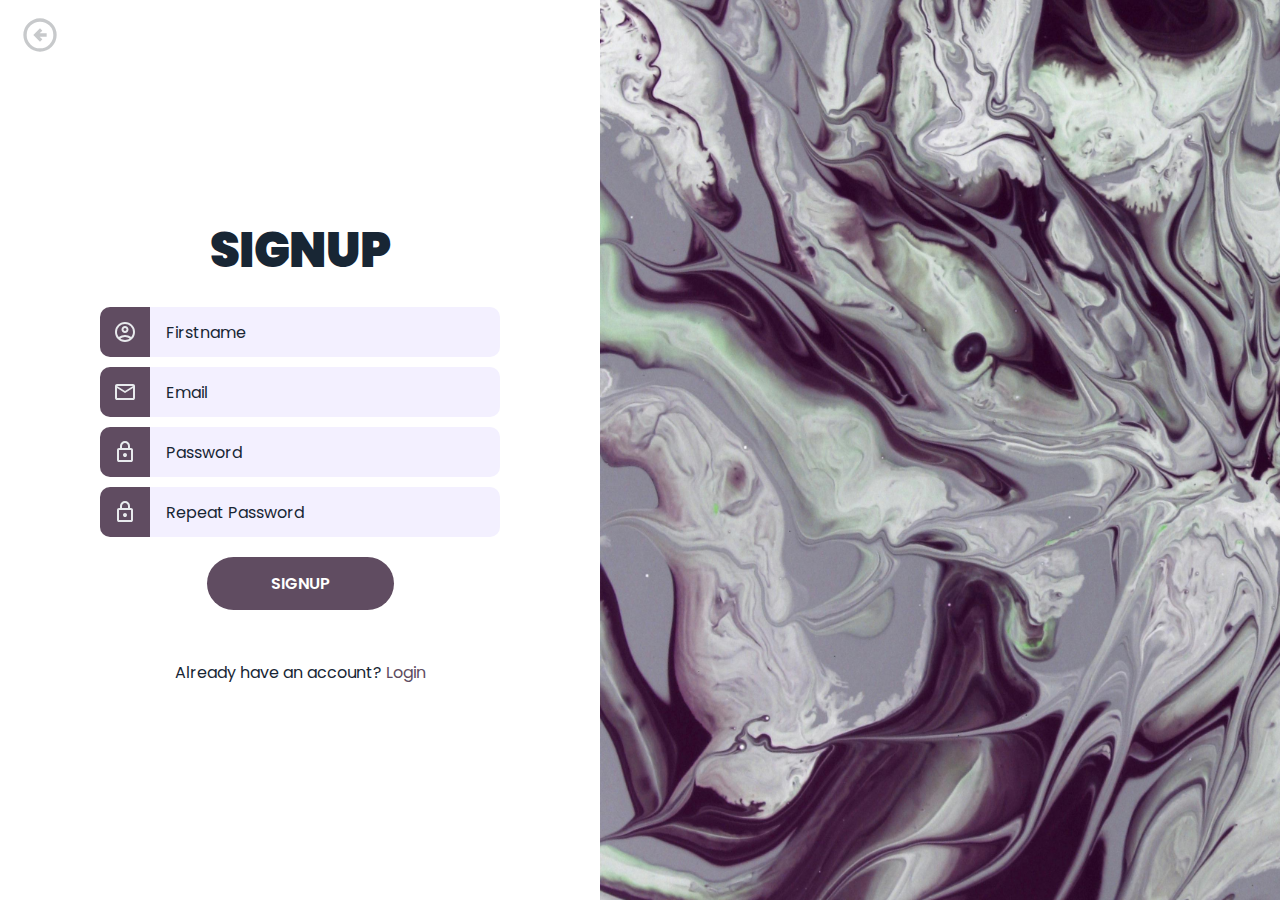
<file: Registration.html>
<!DOCTYPE html>
<html lang="en">
<head>
    <meta charset="UTF-8">
    <meta name="viewport" content="width=device-width, initial-scale=1.0">
    <title>Signup</title>
    <link rel="stylesheet" href="styleRegister.css">
    <script src="validation.js" defer></script>
</head>
<body>
    <div class="wrapper">
        <a href="index.html" class="back-btn">
            <div>
                <svg xmlns="http://www.w3.org/2000/svg" height="40px" viewBox="0 -960 960 960" width="40px"><path d="m480-320 56-56-64-64h168v-80H472l64-64-56-56-160 160 160 160Zm0 240q-83 0-156-31.5T197-197q-54-54-85.5-127T80-480q0-83 31.5-156T197-763q54-54 127-85.5T480-880q83 0 156 31.5T763-763q54 54 85.5 127T880-480q0 83-31.5 156T763-197q-54 54-127 85.5T480-80Zm0-80q134 0 227-93t93-227q0-134-93-227t-227-93q-134 0-227 93t-93 227q0 134 93 227t227 93Zm0-320Z"/></svg>
            </div> 
            </a>
        <h1>Signup</h1>
        <p id="error-message"></p>
        <form id="form">
            <div>
                <label for="firstname-input">
                    <svg xmlns="http://www.w3.org/2000/svg" height="24px" viewBox="0 -960 960 960" width="24px" fill="#e8eaed"><path d="M234-276q51-39 114-61.5T480-360q69 0 132 22.5T726-276q35-41 54.5-93T800-480q0-133-93.5-226.5T480-800q-133 0-226.5 93.5T160-480q0 59 19.5 111t54.5 93Zm246-164q-59 0-99.5-40.5T340-580q0-59 40.5-99.5T480-720q59 0 99.5 40.5T620-580q0 59-40.5 99.5T480-440Zm0 360q-83 0-156-31.5T197-197q-54-54-85.5-127T80-480q0-83 31.5-156T197-763q54-54 127-85.5T480-880q83 0 156 31.5T763-763q54 54 85.5 127T880-480q0 83-31.5 156T763-197q-54 54-127 85.5T480-80Zm0-80q53 0 100-15.5t86-44.5q-39-29-86-44.5T480-280q-53 0-100 15.5T294-220q39 29 86 44.5T480-160Zm0-360q26 0 43-17t17-43q0-26-17-43t-43-17q-26 0-43 17t-17 43q0 26 17 43t43 17Zm0-60Zm0 360Z"/></svg>
                </label>
                <input type="text" name="firstname" id="firstname-input" placeholder="Firstname">
            </div>
            <div>
                <label for="email-input">
                    <svg xmlns="http://www.w3.org/2000/svg" height="24px" viewBox="0 -960 960 960" width="24px" fill="#e8eaed"><path d="M160-160q-33 0-56.5-23.5T80-240v-480q0-33 23.5-56.5T160-800h640q33 0 56.5 23.5T880-720v480q0 33-23.5 56.5T800-160H160Zm320-280L160-640v400h640v-400L480-440Zm0-80 320-200H160l320 200ZM160-640v-80 480-400Z"/></svg>
                </label>
                <input type="email" name="email" id="email-input" placeholder="Email">
            </div>
            <div>
                <label for="password-input">
                    <svg xmlns="http://www.w3.org/2000/svg" height="24px" viewBox="0 -960 960 960" width="24px" fill="#e8eaed"><path d="M240-80q-33 0-56.5-23.5T160-160v-400q0-33 23.5-56.5T240-640h40v-80q0-83 58.5-141.5T480-920q83 0 141.5 58.5T680-720v80h40q33 0 56.5 23.5T800-560v400q0 33-23.5 56.5T720-80H240Zm0-80h480v-400H240v400Zm240-120q33 0 56.5-23.5T560-360q0-33-23.5-56.5T480-440q-33 0-56.5 23.5T400-360q0 33 23.5 56.5T480-280ZM360-640h240v-80q0-50-35-85t-85-35q-50 0-85 35t-35 85v80ZM240-160v-400 400Z"/></svg>
                </label>
                <input type="password" name="password" id="password-input" placeholder="Password">
            </div>
            <div>
                <label for="repeat-password-input">
                    <svg xmlns="http://www.w3.org/2000/svg" height="24px" viewBox="0 -960 960 960" width="24px" fill="#e8eaed"><path d="M240-80q-33 0-56.5-23.5T160-160v-400q0-33 23.5-56.5T240-640h40v-80q0-83 58.5-141.5T480-920q83 0 141.5 58.5T680-720v80h40q33 0 56.5 23.5T800-560v400q0 33-23.5 56.5T720-80H240Zm0-80h480v-400H240v400Zm240-120q33 0 56.5-23.5T560-360q0-33-23.5-56.5T480-440q-33 0-56.5 23.5T400-360q0 33 23.5 56.5T480-280ZM360-640h240v-80q0-50-35-85t-85-35q-50 0-85 35t-35 85v80ZM240-160v-400 400Z"/></svg>
                </label>
                <input type="password" name="repeat-password" id="repeat-password-input" placeholder="Repeat Password">
            </div>
            <button type="submit">Signup</button>
        </form>
        <p>Already have an account? <a href="Login.html">Login</a></p>
    </div>
</body>
</html>
</file>
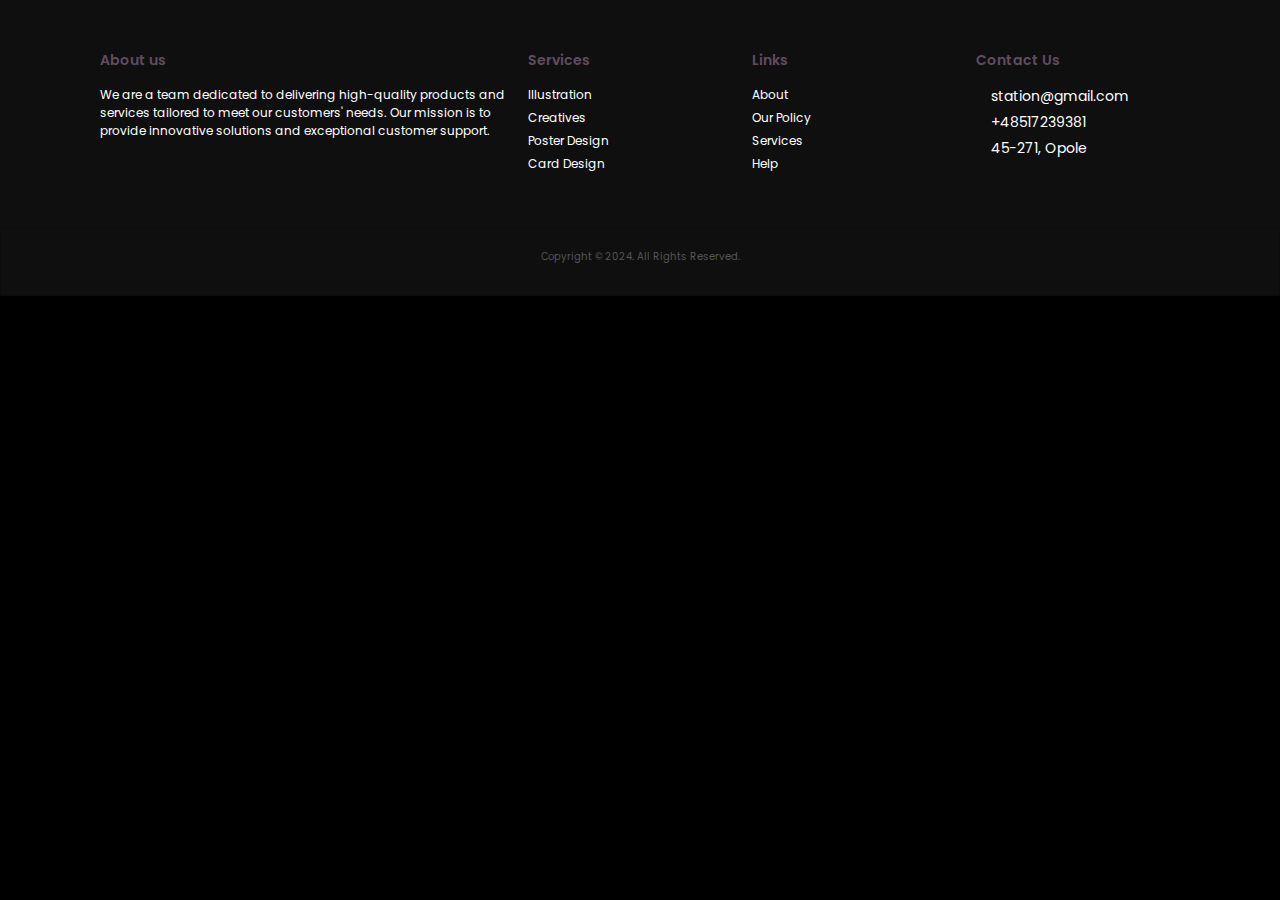
<file: Services.html>
<!DOCTYPE html>

<html lang="en">

<head>
    <meta charset="UTF-8">
    <meta name="viewport" content="width=device-width, initial-scale=1.0">
    <title>Gas Station</title>
    <link rel="stylesheet" type="text/css" href="style.css">
    <link rel="stylesheet" href="https://cdnjs.cloudflare.com/ajax/libs/font-awesome/6.7.1/css/all.min.css" integrity="sha512-5Hs3dF2AEPkpNAR7UiOHba+lRSJNeM2ECkwxUIxC1Q/FLycGTbNapWXB4tP889k5T5Ju8fs4b1P5z/iB4nMfSQ==" crossorigin="anonymous" referrerpolicy="no-referrer"/>
    <script src="app.js" defer></script> 
</head>

<body>
 <header class="header">
    <a href="index.html" class="logo">Station</a>
    <nav class="navbar">
        <a href="News.html" style="--i:1;"><b>News</b></a>
                <a href="Products.html" style="--i:2;"><b>Products</b></a>
                <a href="Services.html" style="--i:3;"><b>Services</b></a>
                <a href="About.html" style="--i:4;"><b>About</b></a>
                <a href="Contact.html" style="--i:5;"><b>Contact</b></a> 
    </nav>
    <div class="icons">
        <a href="Login.html" class="btnLogin-popup"><b>Login</b></a>
        <div class="fas fa-bars" id="menu-btn"></div>
    </div> 
 </header>
 
<section class="footer">
    <div class="container">
      <div class="col" id="company">
            <h3>About us</h3>
            <p>
              We are a team dedicated to delivering high-quality products and services tailored to meet our customers' needs. Our mission is to provide innovative solutions and exceptional customer support.
            </p>
         <div class="social">
            <a href="https://www.facebook.com/"><i class="fab fa-facebook"></i></a>
            <a href="https://www.instagram.com/"><i class="fab fa-instagram"></i></a>
            <a href="https://www.youtube.com/"><i class="fab fa-youtube"></i></a>
            <a href="https://www.linkedin.com/"><i class="fab fa-linkedin"></i></a>
            <a href="https://web.whatsapp.com/"><i class="fab fa-whatsapp"></i></a>
         </div>
        </div>
        <div class="col" id="services">
            <h3>Services</h3>
            <div class="links">
                <a href="#">Illustration</a>
                <a href="#">Creatives</a>
                <a href="#">Poster Design</a>
                <a href="#">Card Design</a>
            </div>
        </div>
        <div class="col" id="useful-links">
    <h3>Links</h3>
    <div class="links">
        <a href="#">About</a>
        <a href="#">Our Policy</a>
        <a href="#">Services</a>
        <a href="#">Help</a>
    </div>
        </div>
        <div class="col" id="contact">
    <h3>Contact Us</h3>
    <div class="contact-details">
        <i class="fa fa-envelope"></i>
        <p>station@gmail.com</p>
    </div>
    <div class="contact-details">
        <i class="fa fa-phone"></i>
        <p>+48517239381</p>
    </div>
    <div class="contact-details">
        <i class="fa fa-location"></i>
        <p>45-271, Opole</p>
        </div>
        </div>
    </div>
    </section>
<div class="copyrightText">
    <p>Copyright © 2024. All Rights Reserved.</p>
</div>
<script src="https://code.jquery.com/jquery-3.6.0.min.js"></script>
</body>
</html>
</file>
<file: style.css>
@import url('https://fonts.googleapis.com/css2?family=Poppins:ital,wght@0,100;0,200;0,300;0,400;0,500;0,600;0,700;0,800;0,900;1,100;1,200;1,300;1,400;1,500;1,600;1,700;1,800;1,900&display=swap rel="stylesheet"');

* {
    font-family: 'Poppins', sans-serif;
  margin: 0;
  padding: 0;
  box-sizing: border-box;
  outline: none;
  border: none;
  text-decoration: none;
}

html {
    font-size: 62.5%;
    overflow-x: hidden;
    scroll-padding-top: 9rem;
    scroll-behavior: smooth;
}

html::-webkit-scrollbar {
    width: .8rem;
  }
  
  html::-webkit-scrollbar-track {
    background: transparent;
  }
  
  html::-webkit-scrollbar-thumb {
    background: #fff;
    border-radius: 5rem;
  }

  body {
    background: #000000;
  }

  section {
    padding: 2rem 7%;
  }

  .btn {
    display: inline-block;
    padding: 10px 50px;
    background: #604c61;
    border: 2px solid #604c61;
    box-shadow: 0 0 10px rgba(0, 0, 0, .1);
    font-size: 1.7rem;
    color: #eaeaea;
    letter-spacing: 1px;
    text-decoration: none;
    font-weight: 600;
    opacity: 0;
    transition: .5s;
  animation: zoomIn 1s ease forwards;
  animation-delay: 2.2s;
  text-align: center;
  }

  .btn:hover {
    box-shadow: 0 0 30px #604c61;
    background-color: transparent;
    color: #604c61;
  }
  header{
    position: fixed;
    top: 0;
    left: 0;
    right: 0;
    padding: 1.5rem 7%; 
    display: flex;
    justify-content: space-between;
    align-items: center;
    z-index: 1000;
    transition: top 0.5s ease, background-color 0.5s ease;
  }

  .header .logo{
    font-size: 35px;
    color: #604c61;
    text-decoration: none;
    font-weight: 600;
    opacity: 0;
    animation: slideTop 1s ease forwards;
    animation-delay: 2.2s;
  }

  .header .navbar a{
    display: inline-block;
    position: relative;
    margin-left: 20px;
font-size: 2rem;
color: #fff;
font-weight: 500;
opacity: 0;
animation: slideTop 0.7s ease forwards;
animation-delay: calc(.2s * var(--i));
  }
  .navbar a:hover {
    color: rgb(205, 205, 205);
  }
  .navbar a::after {
    content: '';
    position: absolute;
    left: 0;
    bottom: -6px;
    width: 100%;
    height: 2px;
    background: #604c61;
    transform-origin: right;
    transform: scaleX(0);
    transition: transform .5s;
  }
  .navbar a:hover::after {
    transform-origin: left;
    transform: scaleX(1);
  }

  .header .icons div{
    color: #ffffff;
    cursor: pointer;
    font-size: 20px;
    margin-left: 1rem;
  }
  .header .icons div:hover{
    color: #fff;
    text-shadow: 0 0 30px rgb(205, 205, 205);
}

#menu-btn{
    display: none;
}


.home{
    min-height: 100vh;
    display: flex;
    align-items: center;
    background-image: url(main.jpg);
    background-size: cover;
    background-position: center;
    animation: body-image linear forwards;
    animation-timeline: view();
    animation-range: exit;
}

.home .content{
    max-width: 60rem;
    animation: fade-out linear;
    animation-timeline: view();
    animation-range: exit -200px;
    transition: all 0.5s ease;
}
.home .content h3{
  text-transform:capitalize;
  font-size: 6rem;
  line-height: 1.2;
color: #fff;
  opacity: 0;
  animation: slideDown 2s ease forwards;
  animation-delay: 1.2s;
}
.home .content p{
  font-size: 16px;
  margin: 15px 0 30px;
  opacity: 0;
  animation: slideDown 2s ease forwards;
animation-delay: 1.7s;
color: #fff;
    }
    .btnLogin-popup {
      appearance: auto;
      text-align: center;
      justify-content: center;
      align-items: center;
      padding: 5px 15px; 
      width: 100px;
      height: 40px;
      background: #fff;
      border: 2px solid #fff;
      outline: none;
      border-radius: 50px;
      cursor: pointer;
      font-size: 2em;
      color: #182634;
    font-weight: 500;
    transition: .7s;
    opacity: 0;
    animation: zoomIn 1s ease forwards;
    animation-delay: 2.7s;
    }
    
    .btnLogin-popup:hover {
    background-color: transparent;
    color: #fff;
    }
.heading {
    text-align: center;
    color: #fff;
    text-transform: uppercase;
    padding-bottom: 3.5rem;
   font-size: 4rem; 
   text-shadow: 0 0 60px rgba(255, 255, 255, 0.422);
} 
.heading span {
    color: #604c61;
    text-transform: uppercase;
    text-shadow: 0 0 60px rgba(204, 0, 255, 0.422);
}
.about {
  overflow: hidden;
}
 .about .row {
  box-shadow: 0 0 60px rgba(255, 255, 255, 0.17);
    display: flex;
    align-items: center;
    flex-wrap: wrap;
    background: #100f0f;
    border-radius: 50px;
 }

.about .row .image {
    flex: 1 1 45rem;
}
.about .row .image img {
  width: 100%;
  border-radius: 50px;
}
.about .row .content {
    flex: 1 1 45rem;
    padding: 2rem;
}
.about .row .content h3 {
    font-size: 3rem;
    color: #fff;
}
.about .row .content p {
    font-size: 1.6rem;
    color: #ccc;
    padding: 1rem 0;
    line-height: 1.8;
}
.about .push {
  border-radius: 50px;
  padding: 10px 50px;
  background: #604c61;
  border: 2px solid #604c61;
  box-shadow: 0 0 10px rgba(0, 0, 0, .1);
  font-size: 1.7rem;
  color: #eaeaea;
  letter-spacing: 1px;
  text-decoration: none;
  font-weight: 600;
  opacity: 0;
  transition: .5s;
animation: zoomIn 1s ease forwards;
animation-delay: 2.2s;
text-align: center;
}
  .push:hover {
    box-shadow: 0 0 30px #604c61;
    background-color: transparent;
    color: #604c61;
  }
.products{
  overflow: hidden;
}
.products .box-container{
    display: grid;
    grid-template-columns: repeat(auto-fit, minmax(30rem, 1fr));
    gap: 1.5rem;
}
.products .box-container .box{
    text-align: center;
    padding: 2rem;
    background-color: #100f0f;
}

.products .box-container .box .image img{
    height: 25rem;
}
.products .box-container .box .content h3{
color: #fff;
font-size: 2.5rem;
}
.products .box-container .box .content .price{
    color: #fff;
    font-size: 2.5rem;
}
.products .box-container .box .content .price span{
    text-decoration: line-through;
    font-size: 1.5rem;
    font-weight: lighter;
}
.products .box-container .box {
  text-align: center;
  padding: 2rem;
  background-color: #100f0f;
  position: relative; 
  transition: opacity 0.5s ease;
}

.products .box-container .box .hide {
  position: absolute;
  top: 0;
  left: 0;
  right: 0;
  bottom: 0;
  color: #fff;
  display: flex;
  align-items: center;
  justify-content: center;
  opacity: 0;
  transform: scale(1);
  transition: opacity 0.5s ease, transform 0.5s ease;
  z-index: 1;
  padding: 1rem;
  cursor: default;
}

.products .box-container .box:hover .hide {
  opacity: 1;
  transform: scale(1.4);
  background-color: #292727;
  width: 100%;
}
.products .box-container .box:hover {
 background: none;
}
.products .box-container .box .content,
.products .box-container .box .image {
  z-index: 0;
}
.footer {
  background-color: #100f0f;
  position: relative;
  width: 100%;
  height: auto;
  padding: 50px 100px;
  font-size: 12px;
}
.footer .container{
width: 100%;
display: grid;
grid-template-columns: 2fr 1fr 1fr 1fr;
grid-gap: 20px;
}

.col{
  color: #fff;
}
.col h3{
  color: #604c61;
  margin-bottom: 15px;
  position: relative;
  cursor: default;
  font-weight: 600;
}
.col .social a i{
  font-size: 25px;
  color: #fff;
  margin-top: 2rem;
  margin-right: 5px;
  transition: 0.3s ease;
}
.col .social a i:hover{
  transform: scale(1.5);
  filter: grayscale(25);
}
.col .links a{
  display: block;
  text-decoration: none;
  color: #fff;
  margin-bottom: 5px;
  position: relative;
  transition: 0.3s ease;
}
.col .links a::before{
  content: '';
  height: 16px;
  width: 2px;
  position: absolute;
  top: 4px;
  left: -10px;
  background-color: #604c61;
  transition: 0.5s ease;
  opacity: 0;
}
.col .links a:hover::before{
  opacity: 1;
}
.col .links a:hover{
  transform: translateX(-8px);
}
.col .contact-details{
  font-size: 14px;
  display: inline-flex;
  justify-content: space-between;
}
.col .contact-details i{
  margin-right: 15px;
}

.copyrightText{
  width: 100%;
  background: #100f0f;
  padding: 20px 100px 30px;
  text-align: center;
  color: #555;
  border: 1px solid rgba(0, 0, 0, .15);
}

.swiper {
  width: 100%;
  height: 100%;
  background: #000;
}

.swiper-slide {
  font-size: 18px;
  color: #fff;
  -webkit-box-sizing: border-box;
  box-sizing: border-box;
  padding: 40px 60px;
  align-items: center;
}

.parallax-bg {
  position: absolute;
  left: 0;
  top: 0;
  width: 130%;
  height: 100%;
  -webkit-background-size: cover;
  background-size: cover;
  background-position: center;
}
.swiper-slide .subtitle {
  font-size: 21px;
  text-align: right;
}
.swiper-slide .subtitl {
  font-size: 21px;
  text-align: left;
}

.swiper-slide .text {
  font-size: 1.5rem;
  line-height: 1.8;
  color: #ccc;
  border-radius: 10px 10px 10px;
}
.testi .swiper.mySwiper .swiper-wrapper{
  text-align: center;
  padding: 3rem 2rem;
}
.testi .swiper.mySwiper .swiper-wrapper .user{
height: 7rem;
width: 7rem;
border-radius: 50%;
object-fit: cover;
}
.testi .swiper.mySwiper .swiper-wrapper h3{
padding: 1rem 0;
font-size: 2rem;
color: #fff;
}
.testi .swiper.mySwiper .swiper-wrapper .stars i{
  box-shadow: 0 0 60px rgba(204, 0, 255, 0.422);
  font-size: 1.5rem;
color: #604c61;
}

.menu { 
  padding: 50px 0;
  text-align: center;
  overflow: hidden;
}
.container-coffee, .container-hot-dog {
  display: flex;
  align-items: center;
  margin-bottom: 30px;
}

.image-coffee, .image-hot-dog {
  flex: 1 1 100%; 
  max-width: 400px
}

.image-coffee img, .image-hot-dog img {
  width: 100%;  
  height: auto;
}
.text-box {
  padding: 20px;
  max-width: 1000px;
  background-color: #100f0f;
  border-radius: 25px;
}

.text-box h1 {
  font-size: 40px;
  color: #604c61;
  text-shadow: 0 0 60px rgba(80, 3, 99, 0.647);
  margin-bottom: 15px;
  transition: all 0.5s ease;
}

.text-box p {
  font-size: 1.6rem;
  color: #fff;
  padding: 1rem 0;
  line-height: 1.8;
}
.container-coffee {
  flex-direction: row;  
}
.container-hot-dog {
  flex-direction: row-reverse;  
}
.menu .btn{
  border-radius: 50px;
}
.services {
  overflow: hidden;
}
ul {
  padding: 50px 0;
}

ul li {
  position:relative;
  list-style-type: none;
  width: 6px;
  background-color: white;
  margin: 0 auto;
  padding-top: 50px;
}

ul li::after {
  background: white;
  content: '';
  width: 25px;
  height: 25px;
  border-radius: 50%;
  position:absolute;
  left:50%;
  transform: translateX(-50%);
  bottom: 0;
  }


ul li div{
  position: relative;
  width: 400px;
  padding: 15px;
  border-radius: 5px;
  bottom: 0;
}

ul li:nth-child(odd) div {
  left: 45px;
}

ul li:nth-child(even) div {
  left: -445px;
}

h1 {
  color: #604c61;
  font-weight: bold;
  font-size: 25px;
  display: block;
  margin-bottom: 10px;
  text-shadow: 0 0 60px rgba(204, 0, 255, 0.647);
  transition: all 0.5s ease;
}

ul li div {
  color: #fff;
  visibility: hidden;
  opacity: 0;
  transition: all .5s ease-in-out;
}

ul li:nth-child(odd) div {
  transform: translate3d(200px, 0, 0);
}

ul li:nth-child(even) div {
  transform: translate3d(-200px, 0, 0);
}

ul li.show div {
  transform: none;
  visibility: visible;
  opacity: 1;
}
.hidden{
filter:blur(5px);
transition: all 0.5s ease;
}
.show{
  filter:blur(0);
}

.heading, .text-box, .row{
  opacity: 0;
  transform: translateY(50px);
  transition: all 0.8s ease-in-out;
}
.visible {
  opacity: 1;
  transform: translateY(0);
}
@media screen and (max-width: 1150px){
  .timeline{
    width: 80vw;
  }
  .timeline .checkpoint {
    width: 100%;
    transform: none;
    padding-left: 0;
    padding-right: 0;
    border: none;
  }
  .timeline .checkpoint::before {
    width: 3px;
    height: 4em;
    top:-2em;
    left: 50%;
    transform: translateX(-50%);
  }
  .timeline .checkpoint div::before{
    top: -0.5em;
    left: 50%;
    transform: translateX(-50%);
  }
}
@media screen and (max-width: 900px) {
  ul li div {
    width: 250px;
  }
  ul li:nth-child(even) div {
    left: -270px;
  }
}
@media screen and (max-width: 532px) {
  ul li div {
    width: 150px;
  }
  ul li:nth-child(even) div {
    left: -180px;
  }
  .home{
    animation: none;
  }
}
@media (max-width:991px){
  html{
      font-size: 55%;
  }
  .header{
      padding: 1.5rem 2rem;
  }
  section{
      padding: 2rem;
    }
    .copyrightText{
      padding: 20px 40px 30px;
    }
    .footer{
      padding: 40px;
    }
    .footer .container{
      width: 100%;
      display: grid;
      grid-template-columns: repeat(2,1fr);
      grid-gap: 20px;
    }
    .products .box-container .box:hover .hide {
 transform: scale(1.1);
    }
  }
  @media (max-width:440px){
    .image-coffee, .image-hot-dog {
      display: none;
    }
  }
@media (max-width:768px){
  #menu-btn{
    display: inline-block;
  }
  .header .navbar{
    position: absolute;
    top: 100%; right: -100%;
    background: #100f0f;
    width: 30rem;
        height: calc(100vh - 9.5rem);
        transition: .2s linear;
  }
  .header .navbar.active{
    right: 0;
  }
  .header .navbar a{
    color: #fff;
    display: block;
    margin: 1.5rem;
    padding: .5rem;
    font-size: 2rem;
  }
  .home{
    background-position: left;
    justify-content: center;
    text-align: center;
  }
  .home .content h3{
    font-size: 4.5rem;
  }
  .home .content p{
    font-size: 1.5rem;
  }
  .footer .container{
    width: 100%;
    display: grid;
    grid-template-columns: repeat(1,1fr);
    grid-gap: 20px;
  }
  .container-coffee, .container-hot-dog {
    flex-wrap: nowrap;
  }

  .image-coffee, .image-hot-dog {
    flex: 1 1 50%;
  }

  .text-box {
    flex: 1 1 50%;
    margin: 0 20px;
  }

  .text-box h1 {
    font-size: 40px;
  }

  .text-box p {
    font-size: 1.6rem;
  }
    }

    @media (max-width:768px){
        html{
            font-size: 50%;
        }
        
    }

    @keyframes fade-out {
      to {
        opacity: 0;
      }
    }
    @keyframes body-image {
    25% {
    opacity: 1;
    }
    85%, 100% {
      opacity: 0;
    }
    }

    @keyframes slideTop {
        0% {
          transform: translateY(-100px);
          opacity: 0;
        }
        100% {
          transform: translateY(0);
          opacity: 1;
        }
      }
    
      @keyframes slideDown {
        0% {
          transform: translateY(100px);
          opacity: 0;
        }
        100% {
          transform: translateY(0);
          opacity: 1;
        }
      }
      
      
      @keyframes zoomIn {
        0% {
          transform: scale(0);
          opacity: 0;
        }
        100% {
          transform: scale(1);
          opacity: 1;
        }
      }
</file>
<file: styleAbout.css>
@import url('https://fonts.googleapis.com/css2?family=Poppins:ital,wght@0,100;0,200;0,300;0,400;0,500;0,600;0,700;0,800;0,900;1,100;1,200;1,300;1,400;1,500;1,600;1,700;1,800;1,900&display=swap rel="stylesheet"');

* {
    font-family: 'Poppins', sans-serif;
  margin: 0;
  padding: 0;
  box-sizing: border-box;
  outline: none;
  border: none;
  text-decoration: none;
}

html {
    font-size: 62.5%;
    overflow-x: hidden;
    scroll-padding-top: 9rem;
    scroll-behavior: smooth;
}

html::-webkit-scrollbar {
    width: .8rem;
  }
  
  html::-webkit-scrollbar-track {
    background: transparent;
  }
  
  html::-webkit-scrollbar-thumb {
    background: #fff;
    border-radius: 5rem;
  }

  body {
    background: #000000;
  }

  section {
    padding: 2rem 7%;
  }

  .btn {
    display: inline-block;
    padding: 10px 50px;
    background: #604c61;
    border: 2px solid #604c61;
    box-shadow: 0 0 10px rgba(0, 0, 0, .1);
    font-size: 1.7rem;
    color: #eaeaea;
    letter-spacing: 1px;
    text-decoration: none;
    font-weight: 600;
    opacity: 0;
    transition: .5s;
  animation: zoomIn 1s ease forwards;
  animation-delay: 2.2s;
  text-align: center;
  }

  .btn:hover {
    box-shadow: 0 0 30px #604c61;
    background-color: transparent;
    color: #604c61;
  }
  header{
    position: fixed;
    top: 0;
    left: 0;
    right: 0;
    padding: 1.5rem 7%; 
    display: flex;
    justify-content: space-between;
    align-items: center;
    z-index: 1000;
    transition: top 0.5s ease, background-color 0.5s ease;
  }

  .header .logo{
    font-size: 35px;
    color: #604c61;
    text-decoration: none;
    font-weight: 600;
    opacity: 0;
    animation: slideTop 1s ease forwards;
    animation-delay: 2.2s;
  }

  .header .navbar a{
    display: inline-block;
    position: relative;
    margin-left: 20px;
font-size: 2rem;
color: #fff;
font-weight: 500;
opacity: 0;
animation: slideTop 0.7s ease forwards;
animation-delay: calc(.2s * var(--i));
  }
  .navbar a:hover {
    color: rgb(205, 205, 205);
  }
  .navbar a::after {
    content: '';
    position: absolute;
    left: 0;
    bottom: -6px;
    width: 100%;
    height: 2px;
    background: #604c61;
    transform-origin: right;
    transform: scaleX(0);
    transition: transform .5s;
  }
  .navbar a:hover::after {
    transform-origin: left;
    transform: scaleX(1);
  }

  .header .icons div{
    color: #ffffff;
    cursor: pointer;
    font-size: 20px;
    margin-left: 1rem;
  }
  .header .icons div:hover{
    color: #fff;
    text-shadow: 0 0 30px rgb(205, 205, 205);
}

#menu-btn{
    display: none;
}


.home{
    min-height: 100vh;
    display: flex;
    align-items: center;
    background-image: url(main.jpg);
    background-size: cover;
    background-position: center;
    animation: body-image linear forwards;
    animation-timeline: view();
    animation-range: exit;
}

.home .content{
    max-width: 60rem;
    animation: fade-out linear;
    animation-timeline: view();
    animation-range: exit -200px;
    transition: all 0.5s ease;
}
.home .content h3{
  text-transform:capitalize;
  font-size: 6rem;
  line-height: 1.2;
color: #fff;
  opacity: 0;
  animation: slideDown 2s ease forwards;
  animation-delay: 1.2s;
}
.home .content p{
  font-size: 16px;
  margin: 15px 0 30px;
  opacity: 0;
  animation: slideDown 2s ease forwards;
animation-delay: 1.7s;
color: #fff;
    }
    .btnLogin-popup {
      appearance: auto;
      text-align: center;
      justify-content: center;
      align-items: center;
      padding: 5px 15px; 
      width: 100px;
      height: 40px;
      background: #fff;
      border: 2px solid #fff;
      outline: none;
      border-radius: 50px;
      cursor: pointer;
      font-size: 2em;
      color: #182634;
    font-weight: 500;
    transition: .7s;
    opacity: 0;
    animation: zoomIn 1s ease forwards;
    animation-delay: 2.7s;
    }
    
    .btnLogin-popup:hover {
    background-color: transparent;
    color: #fff;
    }
.heading {
    text-align: center;
    color: #fff;
    text-transform: uppercase;
    padding-bottom: 3.5rem;
   font-size: 4rem; 
   text-shadow: 0 0 60px rgba(255, 255, 255, 0.422);
} 
.heading span {
    color: #604c61;
    text-transform: uppercase;
    text-shadow: 0 0 60px rgba(204, 0, 255, 0.422);
}
.about {
  overflow: hidden;
}
 .about .row {
  box-shadow: 0 0 60px rgba(255, 255, 255, 0.17);
    display: flex;
    align-items: center;
    flex-wrap: wrap;
    background: #100f0f;
    border-radius: 50px;
 }

.about .row .image {
    flex: 1 1 45rem;
}
.about .row .image img {
  width: 100%;
  border-radius: 50px;
}
.about .row .content {
    flex: 1 1 45rem;
    padding: 2rem;
}
.about .row .content h3 {
    font-size: 3rem;
    color: #fff;
}
.about .row .content p {
    font-size: 1.6rem;
    color: #ccc;
    padding: 1rem 0;
    line-height: 1.8;
}
.about .btn {
  border-radius: 50px;
}
.products{
  overflow: hidden;
}
.products .box-container{
    display: grid;
    grid-template-columns: repeat(auto-fit, minmax(30rem, 1fr));
    gap: 1.5rem;
}
.products .box-container .box{
    text-align: center;
    padding: 2rem;
    background-color: #100f0f;
}

.products .box-container .box .image img{
    height: 25rem;
}
.products .box-container .box .content h3{
color: #fff;
font-size: 2.5rem;
}
.products .box-container .box .content .price{
    color: #fff;
    font-size: 2.5rem;
}
.products .box-container .box .content .price span{
    text-decoration: line-through;
    font-size: 1.5rem;
    font-weight: lighter;
}
.products .box-container .box {
  text-align: center;
  padding: 2rem;
  background-color: #100f0f;
  position: relative; 
  transition: opacity 0.5s ease;
}

.products .box-container .box .hide {
  position: absolute;
  top: 0;
  left: 0;
  right: 0;
  bottom: 0;
  color: #fff;
  display: flex;
  align-items: center;
  justify-content: center;
  opacity: 0;
  transform: scale(1);
  transition: opacity 0.5s ease, transform 0.5s ease;
  z-index: 1;
  padding: 1rem;
  cursor: default;
}

.products .box-container .box:hover .hide {
  opacity: 1;
  transform: scale(1.4);
  background-color: #292727;
  width: 100%;
}
.products .box-container .box:hover {
 background: none;
}
.products .box-container .box .content,
.products .box-container .box .image {
  z-index: 0;
}
.footer {
  background-color: #100f0f;
  position: relative;
  width: 100%;
  height: auto;
  padding: 50px 100px;
  font-size: 12px;
}
.footer .container{
width: 100%;
display: grid;
grid-template-columns: 2fr 1fr 1fr 1fr;
grid-gap: 20px;
}

.col{
  color: #fff;
}
.col h3{
  color: #604c61;
  margin-bottom: 15px;
  position: relative;
  cursor: default;
  font-weight: 600;
}
.col .social a i{
  font-size: 25px;
  color: #fff;
  margin-top: 2rem;
  margin-right: 5px;
  transition: 0.3s ease;
}
.col .social a i:hover{
  transform: scale(1.5);
  filter: grayscale(25);
}
.col .links a{
  display: block;
  text-decoration: none;
  color: #fff;
  margin-bottom: 5px;
  position: relative;
  transition: 0.3s ease;
}
.col .links a::before{
  content: '';
  height: 16px;
  width: 2px;
  position: absolute;
  top: 4px;
  left: -10px;
  background-color: #604c61;
  transition: 0.5s ease;
  opacity: 0;
}
.col .links a:hover::before{
  opacity: 1;
}
.col .links a:hover{
  transform: translateX(-8px);
}
.col .contact-details{
  font-size: 14px;
  display: inline-flex;
  justify-content: space-between;
}
.col .contact-details i{
  margin-right: 15px;
}

.copyrightText{
  width: 100%;
  background: #100f0f;
  padding: 20px 100px 30px;
  text-align: center;
  color: #555;
  border: 1px solid rgba(0, 0, 0, .15);
}

.swiper {
  width: 100%;
  height: 100%;
  background: #000;
}

.swiper-slide {
  font-size: 18px;
  color: #fff;
  -webkit-box-sizing: border-box;
  box-sizing: border-box;
  padding: 40px 60px;
  align-items: center;
}

.parallax-bg {
  position: absolute;
  left: 0;
  top: 0;
  width: 130%;
  height: 100%;
  -webkit-background-size: cover;
  background-size: cover;
  background-position: center;
}
.swiper-slide .subtitle {
  font-size: 21px;
  text-align: right;
}
.swiper-slide .subtitl {
  font-size: 21px;
  text-align: left;
}

.swiper-slide .text {
  font-size: 1.5rem;
  line-height: 1.8;
  color: #ccc;
  border-radius: 10px 10px 10px;
}
.testi .swiper.mySwiper .swiper-wrapper{
  text-align: center;
  padding: 3rem 2rem;
}
.testi .swiper.mySwiper .swiper-wrapper .user{
height: 7rem;
width: 7rem;
border-radius: 50%;
object-fit: cover;
}
.testi .swiper.mySwiper .swiper-wrapper h3{
padding: 1rem 0;
font-size: 2rem;
color: #fff;
}
.testi .swiper.mySwiper .swiper-wrapper .stars i{
  box-shadow: 0 0 60px rgba(204, 0, 255, 0.422);
  font-size: 1.5rem;
color: #604c61;
}

.menu { 
  padding: 50px 0;
  text-align: center;
  overflow: hidden;
}
.container-coffee, .container-hot-dog {
  display: flex;
  align-items: center;
  margin-bottom: 30px;
}

.image-coffee, .image-hot-dog {
  flex: 1 1 100%; 
  max-width: 400px
}

.image-coffee img, .image-hot-dog img {
  width: 100%;  
  height: auto;
}
.text-box {
  padding: 20px;
  max-width: 1000px;
  background-color: #100f0f;
  border-radius: 25px;
}

.text-box h1 {
  font-size: 40px;
  color: #604c61;
  text-shadow: 0 0 60px rgba(80, 3, 99, 0.647);
  margin-bottom: 15px;
  transition: all 0.5s ease;
}

.text-box p {
  font-size: 1.6rem;
  color: #fff;
  padding: 1rem 0;
  line-height: 1.8;
}
.container-coffee {
  flex-direction: row;  
}
.container-hot-dog {
  flex-direction: row-reverse;  
}
.menu .btn{
  border-radius: 50px;
}
@media screen and (max-width: 1150px){
  .timeline{
    width: 80vw;
  }
  .timeline .checkpoint {
    width: 100%;
    transform: none;
    padding-left: 0;
    padding-right: 0;
    border: none;
  }
  .timeline .checkpoint::before {
    width: 3px;
    height: 4em;
    top:-2em;
    left: 50%;
    transform: translateX(-50%);
  }
  .timeline .checkpoint div::before{
    top: -0.5em;
    left: 50%;
    transform: translateX(-50%);
  }
}
@media screen and (max-width: 900px) {
  ul li div {
    width: 250px;
  }
  ul li:nth-child(even) div {
    left: -289px;
  }
}
@media (max-width:991px){
  html{
      font-size: 55%;
  }
  .header{
      padding: 1.5rem 2rem;
  }
  section{
      padding: 2rem;
    }
    .copyrightText{
      padding: 20px 40px 30px;
    }
    .footer{
      padding: 40px;
    }
    .footer .container{
      width: 100%;
      display: grid;
      grid-template-columns: repeat(2,1fr);
      grid-gap: 20px;
    }
  }
@media (max-width:768px){
  #menu-btn{
    display: inline-block;
  }
  .header .navbar{
    position: absolute;
    top: 100%; right: -100%;
    background: #100f0f;
    width: 30rem;
        height: calc(100vh - 9.5rem);
        transition: .2s linear;
  }
  .header .navbar.active{
    right: 0;
  }
  .header .navbar a{
    color: #fff;
    display: block;
    margin: 1.5rem;
    padding: .5rem;
    font-size: 2rem;
  }
  .home{
    background-position: left;
    justify-content: center;
    text-align: center;
  }
  .home .content h3{
    font-size: 4.5rem;
  }
  .home .content p{
    font-size: 1.5rem;
  }
  .footer .container{
    width: 100%;
    display: grid;
    grid-template-columns: repeat(1,1fr);
    grid-gap: 20px;
  }
  .container-coffee, .container-hot-dog {
    flex-wrap: nowrap;
  }

  .image-coffee, .image-hot-dog {
    flex: 1 1 50%;
  }

  .text-box {
    flex: 1 1 50%;
    margin: 0 20px;
  }

  .text-box h1 {
    font-size: 40px;
  }

  .text-box p {
    font-size: 1.6rem;
  }
    }

    @media (max-width:768px){
        html{
            font-size: 50%;
        }
        
    }

    @keyframes fade-out {
      to {
        opacity: 0;
      }
    }
    @keyframes body-image {
    25% {
    opacity: 1;
    }
    85%, 100% {
      opacity: 0;
    }
    }

    @keyframes slideTop {
        0% {
          transform: translateY(-100px);
          opacity: 0;
        }
        100% {
          transform: translateY(0);
          opacity: 1;
        }
      }
    
      @keyframes slideDown {
        0% {
          transform: translateY(100px);
          opacity: 0;
        }
        100% {
          transform: translateY(0);
          opacity: 1;
        }
      }
      
      
      @keyframes zoomIn {
        0% {
          transform: scale(0);
          opacity: 0;
        }
        100% {
          transform: scale(1);
          opacity: 1;
        }
      }
</file>
<file: styleContact.css>
@import url('https://fonts.googleapis.com/css2?family=Poppins:ital,wght@0,100;0,200;0,300;0,400;0,500;0,600;0,700;0,800;0,900;1,100;1,200;1,300;1,400;1,500;1,600;1,700;1,800;1,900&display=swap rel="stylesheet"');

*{
    font-family: 'Poppins', sans-serif;
  margin: 0;
  padding: 0;
  box-sizing: border-box;
  outline: none;
  border: none;
  text-decoration: none;
}

html{
    font-size: 62.5%;
    overflow-x: hidden;
    scroll-padding-top: 9rem;
    scroll-behavior: smooth;
}

html::-webkit-scrollbar{
    width: .8rem;
  }
  
  html::-webkit-scrollbar-track{
    background: transparent;
  }
  
  html::-webkit-scrollbar-thumb{
    background: #fff;
    border-radius: 5rem;
  }
  section{
    padding: 2rem 7%;
  }
  .btn{
    display: inline-block;
    padding: 10px 50px;
    background: #604c61;
    border: 2px solid #604c61;
    box-shadow: 0 0 10px rgba(0, 0, 0, .1);
    font-size: 1.7rem;
    color: #eaeaea;
    letter-spacing: 1px;
    text-decoration: none;
    font-weight: 600;
    opacity: 0;
    transition: .5s;
  animation: zoomIn 1s ease forwards;
  animation-delay: 2.2s;
  text-align: center;
  }
  .btn:hover{
    box-shadow: 0 0 30px #604c61;
    background-color: transparent;
    color: #fff;
  }
  header{
    position: fixed;
    top: 0;
    left: 0;
    right: 0;
    padding: 1.5rem 7%; 
    display: flex;
    justify-content: space-between;
    align-items: center;
    z-index: 1000;
    transition: top 0.5s ease, background-color 0.5s ease;
  }

  .header .logo{
    font-size: 35px;
    color: #604c61;
    text-decoration: none;
    font-weight: 600;
    opacity: 0;
    animation: slideTop 1s ease forwards;
    animation-delay: 2.2s;
  }
  .header .logo{
    font-size: 35px;
    color: #604c61;
    text-decoration: none;
    font-weight: 600;
    opacity: 0;
    animation: slideTop 1s ease forwards;
    animation-delay: 2.2s;
  }

  .header .navbar a{
    display: inline-block;
    position: relative;
    margin-left: 20px;
font-size: 2rem;
color: #fff;
font-weight: 500;
opacity: 0;
animation: slideTop 0.7s ease forwards;
animation-delay: calc(.2s * var(--i));
  }
  .navbar a:hover {
    color: rgb(205, 205, 205);
  }
  .navbar a::after {
    content: '';
    position: absolute;
    left: 0;
    bottom: -6px;
    width: 100%;
    height: 2px;
    background: #604c61;
    transform-origin: right;
    transform: scaleX(0);
    transition: transform .5s;
  }
  .navbar a:hover::after {
    transform-origin: left;
    transform: scaleX(1);
  }
  
.activ{
  color: #604c61;
  transition: all 0.5s ease;
}
.activ:hover{
  color: #fff;
}
  .header .icons div{
    color: #fff;
    cursor: pointer;
    font-size: 20px;
    margin-left: 1rem;
  }
  .header .icons div:hover{
    color: var(--main-color);
}

#menu-btn{
    display: none;
}

.header .search-form{
    position: absolute;
    top: 115%; right: 7%;
    background: #fff;
    border-radius: 50px;
    width: 50rem;
    height: 5rem;
    display: flex;
    align-items: center;
    transform: scaleY(0);
    transform-origin: top;
    transition: .2s linear;
}
.header .search-form.active{
    transform: scaleY(1);
}
.header .search-form input{
    height: 100%;
    width: 100%;
    font-size: 1.6rem;
    color: var(--black);
    padding: 1rem;
    text-transform: none;
}
.header .search-form label{
    cursor: pointer;
    font-size: 2.2rem;
    margin-right: 1.5rem;
    color: var(--black);
}

.header .search-form label:hover{
    color:var(--main-color)
}
    .btnLogin-popup {
      appearance: auto;
      text-align: center;
      justify-content: center;
      align-items: center;
      padding: 5px 15px; 
      width: 100px;
      height: 40px;
      background: #fff;
      border: 2px solid #fff;
      outline: none;
      border-radius: 50px;
      cursor: pointer;
      font-size: 2em;
      color: #182634;
    font-weight: 500;
    transition: .7s;
    opacity: 0;
    animation: zoomIn 1s ease forwards;
    animation-delay: 2.7s;
    }
    
    .btnLogin-popup:hover {
    background-color: transparent;
    color: #fff;
    }
.footer {
  background-color: #100f0f;
  position: relative;
  width: 100%;
  height: auto;
  padding: 50px 100px;
  font-size: 12px;
}
.footer .container{
width: 100%;
display: grid;
grid-template-columns: 2fr 1fr 1fr 1fr;
grid-gap: 20px;
}

.col{
  color: #fff;
}
.col h3{
  color: #604c61;
  margin-bottom: 15px;
  position: relative;
  cursor: default;
  font-weight: 600;
}
.col .social a i{
  font-size: 25px;
  color: #fff;
  margin-top: 2rem;
  margin-right: 5px;
  transition: 0.3s ease;
}
.col .social a i:hover{
  transform: scale(1.5);
  filter: grayscale(25);
}
.col .links a{
  display: block;
  text-decoration: none;
  color: #fff;
  margin-bottom: 5px;
  position: relative;
  transition: 0.3s ease;
}
.col .links a::before{
  content: '';
  height: 16px;
  width: 2px;
  position: absolute;
  top: 4px;
  left: -10px;
  background-color: #604c61;
  transition: 0.5s ease;
  opacity: 0;
}
.col .links a:hover::before{
  opacity: 1;
}
.col .links a:hover{
  transform: translateX(-8px);
}
.col .contact-details{
  font-size: 14px;
  display: inline-flex;
  justify-content: space-between;
}
.col .contact-details i{
  margin-right: 15px;
}

.copyrightText{
  width: 100%;
  background: #100f0f;
  padding: 20px 100px 30px;
  text-align: center;
  color: #555;
  border: 1px solid rgba(0, 0, 0, .15);
}

@media (max-width:991px){
  html{
      font-size: 55%;
  }
  .header{
      padding: 1.5rem 2rem;
  }
  section{
      padding: 2rem;
    }
    .copyrightText{
      padding: 20px 40px 30px;
    }
    .footer{
      padding: 40px;
    }
    .footer .container{
      width: 100%;
      display: grid;
      grid-template-columns: repeat(2,1fr);
      grid-gap: 20px;
    }
  }
@media (max-width:768px){
  #menu-btn{
    display: inline-block;
  }
  .header .navbar{
    position: absolute;
    top: 100%; right: -100%;
    background: #100f0f;
    width: 30rem;
        height: calc(100vh - 9.5rem);
        transition: .2s linear;
  }
  .header .navbar.active{
    right: 0;
  }
  .header .navbar a{
    color: #fff;
    display: block;
    margin: 1.5rem;
    padding: .5rem;
    font-size: 2rem;
  }
  .footer .container{
    width: 100%;
    display: grid;
    grid-template-columns: repeat(1,1fr);
    grid-gap: 20px;
  }
    }

    @media (max-width:768px){
        html{
            font-size: 50%;
        }
        
    }
  section {
    padding: 40px 15%;
  }
  
  .contact {
    background-color: black;
    height: 100%;
    width: 100%;
    display: grid;
    align-items: center;
    grid-gap: 6rem;
    text-align: center;
    justify-content: center;

  }
  .contact-form{
   margin-top: 50px;
   border-radius: 50px;
  }
  .contact-form h1{
    font-size: 50px;
    color: #fff;
    margin-bottom: 20px;
    opacity: 0;
    animation: slideRight 1s ease forwards;
  animation-delay: 1s;
  }
  span{
    color:#604c61;
    opacity: 0;
    animation: zoomIn 1s ease forwards;
  animation-delay: 1s;
  }
  
  .contact-form p{
    color: #c6c9d8bf;
    letter-spacing: 1px;
    line-height: 26px;
    font-size: 1.1rem;
    margin-bottom: 3.8rem;
    opacity: 0;
    animation: zoomIn 1s ease forwards;
  animation-delay: 1s;
  }
  
  .contact-form form{
    position: relative;
    opacity: 0;
    animation: zoomIn 1s ease forwards;
  animation-delay: 1s;
  }
  .contact-form form input, form textarea{
    width: 100%;
    padding: 17px;
    border: none;
    outline: none;
    background: #191919;
    color: #fff;
    font-size: 1.1rem;
    margin-bottom: 0.7rem;
    border-radius: 10px;
  }
  
  .contact-form textarea{
    resize: none;
    height: 200px;
  }
  
  .contact-form form .btn{
    display: inline-block;
  background: #604c61;
  font-size: 1.1rem;
  letter-spacing: 1px;
  text-transform: uppercase;
  font-weight: 600;
  border: 2px solid transparent;
  border-radius: 10px;
  cursor: pointer;
  }
  
  .contact-form form .btn:hover{
    background: #705971;
  }
  
  @media (max-width: 1570px){
  section{
    padding: 80px 3%;
    transition: 2.s;
  }
  .contact-form h1{
    font-size: 60px;
  }
  .contact-form p{
    margin-bottom: 3rem;
  }
  }
  
  @media (max-width: 1090px){
    .contact{
      grid-gap: 2rem;
      transition: .3s;
    }
  }
  
  @media (max-width: 1000px){
    .contact{
    grid-template-columns: 1fr;
  }
  .contact-form{
    order: 2;
  }
  }
  
  @keyframes slideRight {
    0% {
      transform: translateX(-100px);
      opacity: 0;
    }
    100% {
      transform: translateX(0);
      opacity: 1;
    }
  }
  
  @keyframes slideTop {
    0% {
      transform: translateY(-100px);
      opacity: 0;
    }
    100% {
      transform: translateY(0);
      opacity: 1;
    }
  }
  @keyframes zoomIn {
    0% {
      transform: scale(0);
      opacity: 0;
    }
    100% {
      transform: scale(1);
      opacity: 1;
    }
  }
</file>
<file: styleRegister.css>
@import url('https://fonts.googleapis.com/css2?family=Poppins:ital,wght@0,100;0,200;0,300;0,400;0,500;0,600;0,700;0,800;0,900;1,100;1,200;1,300;1,400;1,500;1,600;1,700;1,800;1,900&display=swap');

:root{
    --accent-color: #604c61;
    --base-color: white;
    --text-color: #182634;
    --input-color: #F3F0FF;
}

*{
    margin: 0;
    padding: 0;
}

html{
    font-family: Poppins, Segoe UI, sans-serif;
    font-size: 12pt;
    color: var(--text-color);
    text-align: center;
}
body{
    min-height: 100vh;
    background-image: url(pexels-diva-29523834.jpg);
    background-size: cover;
    background-position: 600px;
    background-repeat: no-repeat;
    overflow: hidden;
}
.wrapper{
    border-radius: 0 10px 10px 0;
box-sizing: border-box;
    background-color: var(--base-color);
    height: 100vh;
    width: max(40%, 600px);
    padding: 10px;
    display: flex;
    flex-direction: column;
    align-items: center;
    justify-content: center;
    box-shadow: black 30px;

}
.back-btn{
    fill: #c7c9cb;
    position: absolute; 
    top: 10px; 
    left: 10px; 
    padding: 5px 10px; 
    transition: 1s;
}
.back-btn:hover{
    fill: #604c61;
}
h1{
    font-size: 3rem;
    font-weight: 900;
    text-transform: uppercase;
}
form{
    width: min(400px, 100%);
    margin-top: 20px;
    margin-bottom: 50px;
    display: flex;
    flex-direction: column;
    align-items: center;
    gap: 10px;
}

form > div{
    width: 100%;
    display: flex;
    justify-content: center;
}
form label{
    flex-shrink: 0;
    height: 50px;
    width: 50px;
    background-color: var(--accent-color);
    fill:var(--base-color);
    color: var(--base-color);
    border-radius: 10px 0 0 10px;
    display: flex;
    justify-content: center;
    align-items: center;
    font-size: 1.5rem;
    font-weight: 500;
}
form input{
    box-sizing: border-box;
    flex-grow: 1;
    min-width: 0;
    height: 50px;
    padding: 1em;
    font: inherit;
    border-radius: 0 10px 10px 0;
    border: 2px solid var(--input-color);
    border-left: none;
background-color: var(--input-color);
transition: 150ms ease ;
}

form input:hover{
border-color: var(--accent-color);
}
form input:focus{
    outline: none;
    border-color: var(--text-color);
}
div:has(input:focus) >label{
    background-color: var(--text-color);
}
form input::placeholder{
    color: var(--text-color);
}
form button{
margin-top: 10px;
border: none;
border-radius: 1000px;
padding: .85em 4em;
background-color: var(--accent-color);
color: var(--base-color);
font: inherit;
font-weight: 600;
text-transform: uppercase;
cursor: pointer;
transition: 150ms ease;
}
form button:hover{
    background-color: var(--text-color);
}
form button:focus{
    outline: none;
    background-color: var(--text-color);
}
a{
    text-decoration: none;
    color: var(--accent-color);
}
a:hover{
    text-decoration: underline;
}

.switch {
    top: 10px; 
    left: 10px; 
    position: relative;
    display: inline-block;
    width: 60px;
    height: 34px;
  }
  
  .switch input {
    opacity: 0;
    width: 0;
    height: 0;
  }
 
  .slider {
    position: absolute;
    cursor: pointer;
    top: 0;
    left: 0;
    right: 0;
    bottom: 0;
    background-color: #ccc;
    -webkit-transition: .4s;
    transition: .4s;
  }
  
  .slider:before {
    position: absolute;
    content: "";
    height: 25px;
    width: 25px;
    left: 4px;
    bottom: 4px;
    background-color: white;
    -webkit-transition: .4s;
    transition: .4s;
  }
  
  input:checked + .slider {
    background-color: #604c61;
  }
  
  input:focus + .slider {
    box-shadow: 0 0 1px #ffffff;
  }
  
  input:checked + .slider:before {
    -webkit-transform: translateX(26px);
    -ms-transform: translateX(26px);
    transform: translateX(26px);
  }

.main-text{
    align-items: center;
    justify-content: center;
    color: black;
    font-size: 3rem;
    position: absolute;
    display: flex;
    flex-direction: column;
    width: 50%;
    height: 100%;

}
form div.incorrect label{
    background-color: #f06272;
}
form div.incorrect input{
    border-color: #f06272;
}
#error-message{
    color: #f06272;
}
@media(max-width: 1100px){
.wrapper{
     width: min(600px, 100%);
     border-radius: 0;
}
}
</file>
<file: styleNews.css>
@import url('https://fonts.googleapis.com/css2?family=Poppins:ital,wght@0,100;0,200;0,300;0,400;0,500;0,600;0,700;0,800;0,900;1,100;1,200;1,300;1,400;1,500;1,600;1,700;1,800;1,900&display=swap rel="stylesheet"');

:root{
    --main-color: #604c61;
    --black: #13131a;
    --bg: #000000;
    --border:.1rem solid rgba(255,255,255,.3);
}

*{
    font-family: 'Poppins', sans-serif;
  margin: 0;
  padding: 0;
  box-sizing: border-box;
  outline: none;
  border: none;
  text-decoration: none;
}

html{
    font-size: 62.5%;
    overflow-x: hidden;
    scroll-padding-top: 9rem;
    scroll-behavior: smooth;
}

html::-webkit-scrollbar{
    width: .8rem;
  }
  
  html::-webkit-scrollbar-track{
    background: transparent;
  }
  
  html::-webkit-scrollbar-thumb{
    background: #fff;
    border-radius: 5rem;
  }
  body{
    background: var(--bg);
  }
  section{
    padding: 2rem 7%;
  }
  .btn{
    display: inline-block;
    padding: 10px 50px;
    background: #604c61;
    border: 2px solid #604c61;
    box-shadow: 0 0 10px rgba(0, 0, 0, .1);
    font-size: 1.7rem;
    color: #eaeaea;
    letter-spacing: 1px;
    text-decoration: none;
    font-weight: 600;
    opacity: 0;
    transition: .5s;
  animation: zoomIn 1s ease forwards;
  animation-delay: 2.2s;
  text-align: center;
  }
  .btn:hover{
    box-shadow: 0 0 30px #604c61;
    background-color: transparent;
    color: #604c61;
  }
  header{
    position: fixed;
    top: 0;
    left: 0;
    right: 0;
    padding: 1.5rem 7%; 
    display: flex;
    justify-content: space-between;
    align-items: center;
    z-index: 1000;
    transition: top 0.5s ease, background-color 0.5s ease;
  }

  .header .logo{
    font-size: 35px;
    color: #604c61;
    text-decoration: none;
    font-weight: 600;
    opacity: 0;
    animation: slideTop 1s ease forwards;
    animation-delay: 2.2s;
  }
  .header .logo{
    font-size: 35px;
    color: #604c61;
    text-decoration: none;
    font-weight: 600;
    opacity: 0;
    animation: slideTop 1s ease forwards;
    animation-delay: 2.2s;
  }

  .header .navbar a{
    display: inline-block;
    position: relative;
    margin-left: 20px;
font-size: 2rem;
color: #fff;
font-weight: 500;
opacity: 0;
animation: slideTop 0.7s ease forwards;
animation-delay: calc(.2s * var(--i));
  }
  .navbar a:hover {
    color: rgb(205, 205, 205);
  }
  .navbar a::after {
    content: '';
    position: absolute;
    left: 0;
    bottom: -6px;
    width: 100%;
    height: 2px;
    background: #604c61;
    transform-origin: right;
    transform: scaleX(0);
    transition: transform .5s;
  }
  .navbar a:hover::after {
    transform-origin: left;
    transform: scaleX(1);
  }

  .header .icons div{
    color: #fff;
    cursor: pointer;
    font-size: 20px;
    margin-left: 1rem;
  }
  .header .icons div:hover{
    color: var(--main-color);
}

#menu-btn{
    display: none;
}

.header .search-form{
    position: absolute;
    top: 115%; right: 7%;
    background: #fff;
    border-radius: 50px;
    width: 50rem;
    height: 5rem;
    display: flex;
    align-items: center;
    transform: scaleY(0);
    transform-origin: top;
    transition: .2s linear;
}
.header .search-form.active{
    transform: scaleY(1);
}
.header .search-form input{
    height: 100%;
    width: 100%;
    font-size: 1.6rem;
    color: var(--black);
    padding: 1rem;
    text-transform: none;
}
.header .search-form label{
    cursor: pointer;
    font-size: 2.2rem;
    margin-right: 1.5rem;
    color: var(--black);
}

.header .search-form label:hover{
    color:var(--main-color)
}
.home{
  width: 100%;
  min-height: 440px;
  background: #100f0f;
  display: grid;
  justify-content: center;
  align-items: center;
}
.home-text{
  color: #fff;
  text-align: center;
}
.home-title{
  font-size: 3.5rem;
}
.home-subtitle {
  font-size: 1rem;
  font-weight: 400;
}
.post-filter{
  display: flex;
  justify-content: center;
  align-items: center;
  column-gap: 1.5rem;
  margin-top: 2rem !important;
}
.filter-item{
  font-size: 1.5rem;
  font-weight: 500;
  cursor: pointer;
  color: #fff;
}
.active-filter{
  background: #604c61;
  color: #fff;
  padding: 4px 10px;
  border-radius: 4px;
}
.post{
  display: grid;
  grid-template-columns: repeat(auto-fit,minmax(280px,auto));
justify-content: center;
gap: 1.5rem;
}
.post-box{
  background-color: #100f0f;
  box-shadow: 0 4px 14px hsl(355deg 25% 15% / 10%);
padding: 15px;
border-radius: 0.5rem;
transition: all 0.5s ease;
cursor: pointer;
}
div.post-box:hover{
transform: scale(1.1);
box-shadow: 0 0 30px rgba(90, 90, 90, 0.449);
}
.post-img{
  width: 100%;
  height: 200px;
  object-fit: cover;
  object-position: center;
  border-radius: 0.5rem;
}
.category{
  font-size: 0.9rem;
  font-weight: 500;
  text-transform: uppercase;
  color: #604c61;
}
.post-title{
  font-size: 1.3rem;
  font-weight: 600;
  color: #fff;
  display: -webkit-box;
  line-clamp: 2;
  -webkit-line-clamp: 2;
  -webkit-box-orient: vertical;
  overflow: hidden;
}
.post-date{
  display: flex;
  font-size: 0.875rem;
  text-transform: uppercase;
  font-weight: 400;
  margin-top: 4px;
  color: #9f9f9f;
}
.post-decription{
  font-size: 0.9rem;
  line-height: 1.5rem;
  margin: 5px 0 10px;
  color: #fff;
  display: -webkit-box;
  line-clamp: 3;
  -webkit-line-clamp: 3;
  -webkit-box-orient: vertical;
  overflow: hidden;
}
.profile{
  display: flex;
  align-items: center;
  gap: 10px;
  color: #fff;
}
.profile-name{
  font-size: 1rem;
  font-weight: 400;
}
.profile-img{
  width: 35px;
  height: 35px;
  border-radius: 50%;
  object-fit: cover;
  object-position: center;

}
.post-container{
  max-width: 800px;
  margin: auto;
  width: 100%;
}
.post-content{
  margin-top: 10rem !important;
}
.post-text{
  color: #fff;
  font-size: 1rem;
  line-height: 1.7rem;
  margin: 1rem 0;
  text-align: justify;
}
.header-content{
  display: flex;
  flex-direction: column;
  align-items: center;
  margin-top: 4rem !important;
}
.back-home{
  font-size: 0.9rem;
  color: #604c61;
}
.header-title{
  width: 90%;
  font-size: 2.6rem;
  color: #604c61;
  text-align: center;
  margin-bottom: 1rem;
  color: #604c61;
}
.header-img{
  width: 100%;
  height: 420px;
  object-fit: cover;
  object-position: center;
}
.sub-heading{
  font-size: 1.2rem;
  color: #604c61;
}
    .btnLogin-popup {
      appearance: auto;
      text-align: center;
      justify-content: center;
      align-items: center;
      padding: 5px 15px; 
      width: 100px;
      height: 40px;
      background: #fff;
      border: 2px solid #fff;
      outline: none;
      border-radius: 50px;
      cursor: pointer;
      font-size: 2em;
      color: #182634;
    font-weight: 500;
    transition: .7s;
    opacity: 0;
    animation: zoomIn 1s ease forwards;
    animation-delay: 2.7s;
    }
    
    .btnLogin-popup:hover {
    background-color: transparent;
    color: #fff;
    }
.heading{
    text-align: center;
    color: #fff;
    text-transform: uppercase;
    padding-bottom: 3.5rem;
   font-size: 4rem; 
   text-shadow: 0 0 60px rgba(255, 255, 255, 0.422);
} 
.heading span{
    color: var(--main-color);
    text-transform: uppercase;
    text-shadow: 0 0 60px rgba(204, 0, 255, 0.422);
}
.about{
  overflow: hidden;
}
 .about .row{
  box-shadow: 0 0 60px rgba(255, 255, 255, 0.17);
    display: flex;
    align-items: center;
    flex-wrap: wrap;
    background: #100f0f;
    border-radius: 50px;
 }

.about .row .image{
    flex: 1 1 45rem;
}
.about .row .image img{
  width: 100%;
  border-radius: 50px;
}
.about .row .content{
    flex: 1 1 45rem;
    padding: 2rem;
}
.about .row .content h3{
    font-size: 3rem;
    color: #fff;
}
.about .row .content p{
    font-size: 1.6rem;
    color: #ccc;
    padding: 1rem 0;
    line-height: 1.8;
}
.about .btn {
  border-radius: 50px;
}
.products{
  overflow: hidden;
}
.products .box-container{
    display: grid;
    grid-template-columns: repeat(auto-fit, minmax(30rem, 1fr));
    gap: 1.5rem;
}
.products .box-container .box{
    text-align: center;
    padding: 2rem;
    background-color: #100f0f;
}

.products .box-container .box .image img{
    height: 25rem;
}
.products .box-container .box .content h3{
color: #fff;
font-size: 2.5rem;
}
.products .box-container .box .content .price{
    color: #fff;
    font-size: 2.5rem;
}
.products .box-container .box .content .price span{
    text-decoration: line-through;
    font-size: 1.5rem;
    font-weight: lighter;
}
.products .box-container .box {
  text-align: center;
  padding: 2rem;
  background-color: #100f0f;
  position: relative; 
  transition: opacity 0.5s ease;
}

.products .box-container .box .hide {
  position: absolute;
  top: 0;
  left: 0;
  right: 0;
  bottom: 0;
  color: #fff;
  display: flex;
  align-items: center;
  justify-content: center;
  opacity: 0;
  transform: scale(1);
  transition: opacity 0.5s ease, transform 0.5s ease;
  z-index: 1;
  padding: 1rem;
  cursor: default;
}

.products .box-container .box:hover .hide {
  opacity: 1;
  transform: scale(1.4);
  background-color: #292727;
  width: 100%;
}
.products .box-container .box:hover {
 background: none;
}
.products .box-container .box .content,
.products .box-container .box .image {
  z-index: 0;
}
.wheel{
  display: flex;
  justify-content: center;
  align-items: center;
  min-height: 100vh;
}
.wheel .container{
  position: relative;
  width: 600px;
  height: 600px;
  border: 5px solid #100f0f;
  box-shadow: 0 0 30px rgba(0, 0, 0, 0.422);
  border-radius: 50%;
}
.wheel .container .icon{
  position: relative;
  width: 100%;
  height: 100%;
  display: flex;
  justify-content: center;
  align-items: center;
  cursor: pointer;
  left: -50%;
}
.wheel .container .icon .imgBx{
  position: absolute;
  width: 80px;
  height: 80px;
  border-radius: 50%;
  transition: 0.5s;
  box-shadow:
  0 0 0 4px #fff;
  transform: rotate(calc(360deg/4 * var(--i)));
  transform-origin: 340px;
  z-index: 100;
  overflow: hidden;
}
.wheel .container .icon .imgBx.active{
box-shadow: 0 0 0 6px #222,
0 0 0 6px #100f0f;
}
.wheel .container .icon .imgBx img{
  position: absolute;
  top: 0;
  left: 0;
  width: 100%;
  height: 100%;
  border-radius: 50%;
  object-fit: cover;
  transition: 0.5s;
  filter: grayscale(1);
  transform: rotate(calc(-360deg/4 * var(--i)));
}
.wheel .container .icon .imgBx.active img{
filter: grayscale(0);
}
.wheel .container .content{
  position: absolute;
  inset: 0;
  display: flex;
  justify-content: center;
  align-items: center;
}
@keyframes bounce {
  0%, 100% {
      transform: translateY(0);
  }
  50% {
      transform: translateY(15px);
  }
}

/* Плавное появление */
@keyframes fadeIn {
  from {
      opacity: 0;
  }
  to {
      opacity: 1;
  }
}
@keyframes animate_01{
  0%{
    rotate: 0deg;
  }
  100%{
    rotate: 360deg;
  }
}
@keyframes animate_02{
  0%{
    rotate: 360deg;
  }
  100%{
    rotate: 0deg;
  }
}
.wheel .box-container {
  position: absolute;
  top: 50%;
  left: 50%;
  transform: translate(-50%, -50%) scale(0.9);
  width: 80%; 
  height: auto;
  display: grid;
  grid-template-columns: repeat(auto-fit, minmax(250px, 1fr));
  gap: 1.5rem;
  opacity: 0;
  transition: opacity 0.5s ease, transform 0.5s ease;
}

.wheel .box-container.active {
  transform: translate(-50%, -50%) scale(1);
  opacity: 1;
}

.wheel .box-container .box {
  background-color: #100f0f;
  padding: 1.5rem;
  text-align: center;
  overflow: hidden;
  border-radius: 10px;
  transition: transform 0.5s ease, opacity 0.5s ease;
}

.wheel .box-container .box .image img {
  width: 100%;
  height: auto;
  border-radius: 10px;
}

.wheel .box-container .box .content {
  margin-top: 1rem;
  color: #fff;
}

.wheel .box-container .box:hover {
  transform: scale(1.05);
}

.footer {
  background-color: #100f0f;
  position: relative;
  width: 100%;
  height: auto;
  padding: 50px 100px;
  font-size: 12px;
}
.footer .container{
width: 100%;
display: grid;
grid-template-columns: 2fr 1fr 1fr 1fr;
grid-gap: 20px;
}

.col{
  color: #fff;
}
.col h3{
  color: #604c61;
  margin-bottom: 15px;
  position: relative;
  cursor: default;
  font-weight: 600;
}
.col .social a i{
  font-size: 25px;
  color: #fff;
  margin-top: 2rem;
  margin-right: 5px;
  transition: 0.3s ease;
}
.col .social a i:hover{
  transform: scale(1.5);
  filter: grayscale(25);
}
.col .links a{
  display: block;
  text-decoration: none;
  color: #fff;
  margin-bottom: 5px;
  position: relative;
  transition: 0.3s ease;
}
.col .links a::before{
  content: '';
  height: 16px;
  width: 2px;
  position: absolute;
  top: 4px;
  left: -10px;
  background-color: #604c61;
  transition: 0.5s ease;
  opacity: 0;
}
.col .links a:hover::before{
  opacity: 1;
}
.col .links a:hover{
  transform: translateX(-8px);
}
.col .contact-details{
  font-size: 14px;
  display: inline-flex;
  justify-content: space-between;
}
.col .contact-details i{
  margin-right: 15px;
}

.copyrightText{
  width: 100%;
  background: #100f0f;
  padding: 20px 100px 30px;
  text-align: center;
  color: #555;
  border: 1px solid rgba(0, 0, 0, .15);
}

.swiper {
  width: 100%;
  height: 100%;
  background: #000;
}

.swiper-slide {
  font-size: 18px;
  color: #fff;
  -webkit-box-sizing: border-box;
  box-sizing: border-box;
  padding: 40px 60px;
  align-items: center;
}

.parallax-bg {
  position: absolute;
  left: 0;
  top: 0;
  width: 130%;
  height: 100%;
  -webkit-background-size: cover;
  background-size: cover;
  background-position: center;
}
.swiper-slide .subtitle {
  font-size: 21px;
  text-align: right;
}
.swiper-slide .subtitl {
  font-size: 21px;
  text-align: left;
}

.swiper-slide .text {
  font-size: 1.5rem;
  line-height: 1.8;
  color: #ccc;
  border-radius: 10px 10px 10px;
}
.testi .swiper.mySwiper .swiper-wrapper{
  text-align: center;
  padding: 3rem 2rem;
}
.testi .swiper.mySwiper .swiper-wrapper .user{
height: 7rem;
width: 7rem;
border-radius: 50%;
object-fit: cover;
}
.testi .swiper.mySwiper .swiper-wrapper h3{
padding: 1rem 0;
font-size: 2rem;
color: #fff;
}
.testi .swiper.mySwiper .swiper-wrapper .stars i{
  box-shadow: 0 0 60px rgba(204, 0, 255, 0.422);
  font-size: 1.5rem;
color: var(--main-color);
}

.menu { 
  padding: 50px 0;
  text-align: center;
  overflow: hidden;
}

.container-coffee, .container-hot-dog {
  display: flex;
  align-items: center;
  margin-bottom: 30px;
}

.image-coffee, .image-hot-dog {
  flex: 1 1 100%; 
  max-width: 400px
}

.image-coffee img, .image-hot-dog img {
  width: 100%;  
  height: auto;
}
.text-box {
  padding: 20px;
  max-width: 1000px;
  background-color: #100f0f;
  border-radius: 25px;
}

.text-box h1 {
  font-size: 40px;
  color: #604c61;
  text-shadow: 0 0 60px rgba(80, 3, 99, 0.647);
  margin-bottom: 15px;
}

.text-box p {
  font-size: 1.6rem;
  color: #fff;
  padding: 1rem 0;
  line-height: 1.8;
}
.container-coffee {
  flex-direction: row;  
}
.container-hot-dog {
  flex-direction: row-reverse;  
}
.menu .btn{
  border-radius: 50px;
}
.services {
  overflow: hidden;
}
ul {
  padding: 50px 0;
}

ul li {
  position:relative;
  list-style-type: none;
  width: 6px;
  background-color: white;
  margin: 0 auto;
  padding-top: 50px;
}

ul li::after {
  background: white;
  content: '';
  width: 25px;
  height: 25px;
  border-radius: 50%;
  position:absolute;
  left:50%;
  transform: translateX(-50%);
  bottom: 0;
  }


ul li div{
  position: relative;
  width: 400px;
  padding: 15px;
  border-radius: 5px;
  bottom: 0;
}

ul li:nth-child(odd) div {
  left: 45px;
}

ul li:nth-child(even) div {
  left: -445px;
}

time {
  text-shadow: 0 0 60px rgba(204, 0, 255, 0.647);
  color: #604c61;
  font-weight: bold;
  font-size: 25px;
  display: block;
  margin-bottom: 10px;
}

ul li div {
  color: #fff;
  visibility: hidden;
  opacity: 0;
  transition: all .5s ease-in-out;
}

ul li:nth-child(odd) div {
  transform: translate3d(200px, 0, 0);
}

ul li:nth-child(even) div {
  transform: translate3d(-200px, 0, 0);
}

ul li.show div {
  transform: none;
  visibility: visible;
  opacity: 1;
}
.hidden{
filter:blur(5px);
transition: all 0.5s ease;
}
.show{
  filter:blur(0);
}
@keyframes fade-out{
  to{
    opacity: 0;
  }
}
@keyframes body-image{
25%{
opacity: 1;
}
85%, 100%{
  opacity: 0;
}
}
@media(max-width: 1060px){
  .container{
    margin: 0 auto;
    width: 95%;
  }
.home-text{
  width: 100%;
}
}
@media(max-width: 800px){
  .post-container{
    margin: 0 auto;
    width: 95%;
  }
}
@media(max-width: 768px){
  section{
    padding: 2rem 0;
  }
  .header-content{
    margin-bottom: 3rem !important;
  }
  .home{
    min-height: 380px;
  }
  .home-title{
    font-size: 3rem;
  }
  .header-title{
    font-size: 2rem;
  }
  .header-img{
    height: 370px;
  }
  .post-header{
height: 435px;
  }
  .post-content{
    margin-top: 9rem !important;
  }
}
@media (max-width: 570px){
  .post-header{
    height: 390px;
  }
  .header-title{
    width: 100%;
  }
  .header-img{
    height: 340px;
  }
}
@media (max-width: 396px){
.home-title{
  font-size: 2rem;
}
.home-subtitle{
  font-size: 0.9rem;
}
.home{
  min-height: 300px;
}
.post-box{
  padding: 10px;
}
.header-title{
  font-size: 1.4rem;
}
.header-img{
  height: 240px;}
  .post-header{
    height: 335px;
  }
  .post-content{
    margin-top: 5rem !important;
  }
  .post-text{
    font-size: 0.875rem;
    line-height: 1.5rem;
    margin: 10px 0;
  }
}
@media screen and (max-width: 1150px){
  .timeline{
    width: 80vw;
  }
  .timeline .checkpoint {
    width: 100%;
    transform: none;
    padding-left: 0;
    padding-right: 0;
    border: none;
  }
  .timeline .checkpoint::before {
    width: 3px;
    height: 4em;
    top:-2em;
    left: 50%;
    transform: translateX(-50%);
  }
  .timeline .checkpoint div::before{
    top: -0.5em;
    left: 50%;
    transform: translateX(-50%);
  }
}
@media screen and (max-width: 900px) {
  ul li div {
    width: 250px;
  }
  ul li:nth-child(even) div {
    left: -289px;
    /*250+45-6*/
  }
}
@media (max-width:991px){
  html{
      font-size: 55%;
  }
  .header{
      padding: 1.5rem 2rem;
  }
  section{
      padding: 2rem;
    }
    .copyrightText{
      padding: 20px 40px 30px;
    }
    .footer{
      padding: 40px;
    }
    .footer .container{
      width: 100%;
      display: grid;
      grid-template-columns: repeat(2,1fr);
      grid-gap: 20px;
    }
  }
@media (max-width:768px){
  #menu-btn{
    display: inline-block;
  }
  .header .navbar{
    position: absolute;
    top: 100%; right: -100%;
    background: #100f0f;
    width: 30rem;
        height: calc(100vh - 9.5rem);
        transition: .2s linear;
  }
  .header .navbar.active{
    right: 0;
  }
  .header .navbar a{
    color: #fff;
    display: block;
    margin: 1.5rem;
    padding: .5rem;
    font-size: 2rem;
  }
  .header .search-form{
    width: 100%;
    right: 2rem;
  }
  .home{
    background-position: left;
    justify-content: center;
    text-align: center;
  }
  .home .content h3{
    font-size: 4.5rem;
  }
  .home .content p{
    font-size: 1.5rem;
  }
  .footer .container{
    width: 100%;
    display: grid;
    grid-template-columns: repeat(1,1fr);
    grid-gap: 20px;
  }
  .container-coffee, .container-hot-dog {
    flex-wrap: nowrap;
  }

  .image-coffee, .image-hot-dog {
    flex: 1 1 50%;
  }

  .text-box {
    flex: 1 1 50%;
    margin: 0 20px;
  }

  .text-box h1 {
    font-size: 40px;
  }

  .text-box p {
    font-size: 1.6rem;
  }
    }

    @media (max-width:768px){
        html{
            font-size: 50%;
        }
        
    }

    @keyframes slideTop {
        0% {
          transform: translateY(-100px);
          opacity: 0;
        }
        100% {
          transform: translateY(0);
          opacity: 1;
        }
      }
      
      @keyframes slideRight {
        0% {
          transform: translateX(100px);
          opacity: 0;
        }
        100% {
          transform: translateX(0);
          opacity: 1;
        }
      }
      
      @keyframes slideDown {
        0% {
          transform: translateY(100px);
          opacity: 0;
        }
        100% {
          transform: translateY(0);
          opacity: 1;
        }
      }
      
      @keyframes typing {
        from {
         width: 0;
        }
        to {
          width: 100%;
        }
      }
      
      @keyframes blink {
        50% {
          border-color: transparent;
        }
      }
      
      @keyframes zoomIn {
        0% {
          transform: scale(0);
          opacity: 0;
        }
        100% {
          transform: scale(1);
          opacity: 1;
        }
      }

      .activ{
        color: #604c61;
        transition: all 0.5s ease;
      }
      .activ:hover{
        color: #fff;
      }
      .home-title {
        padding: 15px;
      }
      #search-box {
width: 40%;
border: 3px solid #000;
color: #888;
      }
      .fas.fa-search{
        padding: 5px;
    background-color: #000;
        border: 4px solid #000;
        cursor: pointer;
      }
</file>
